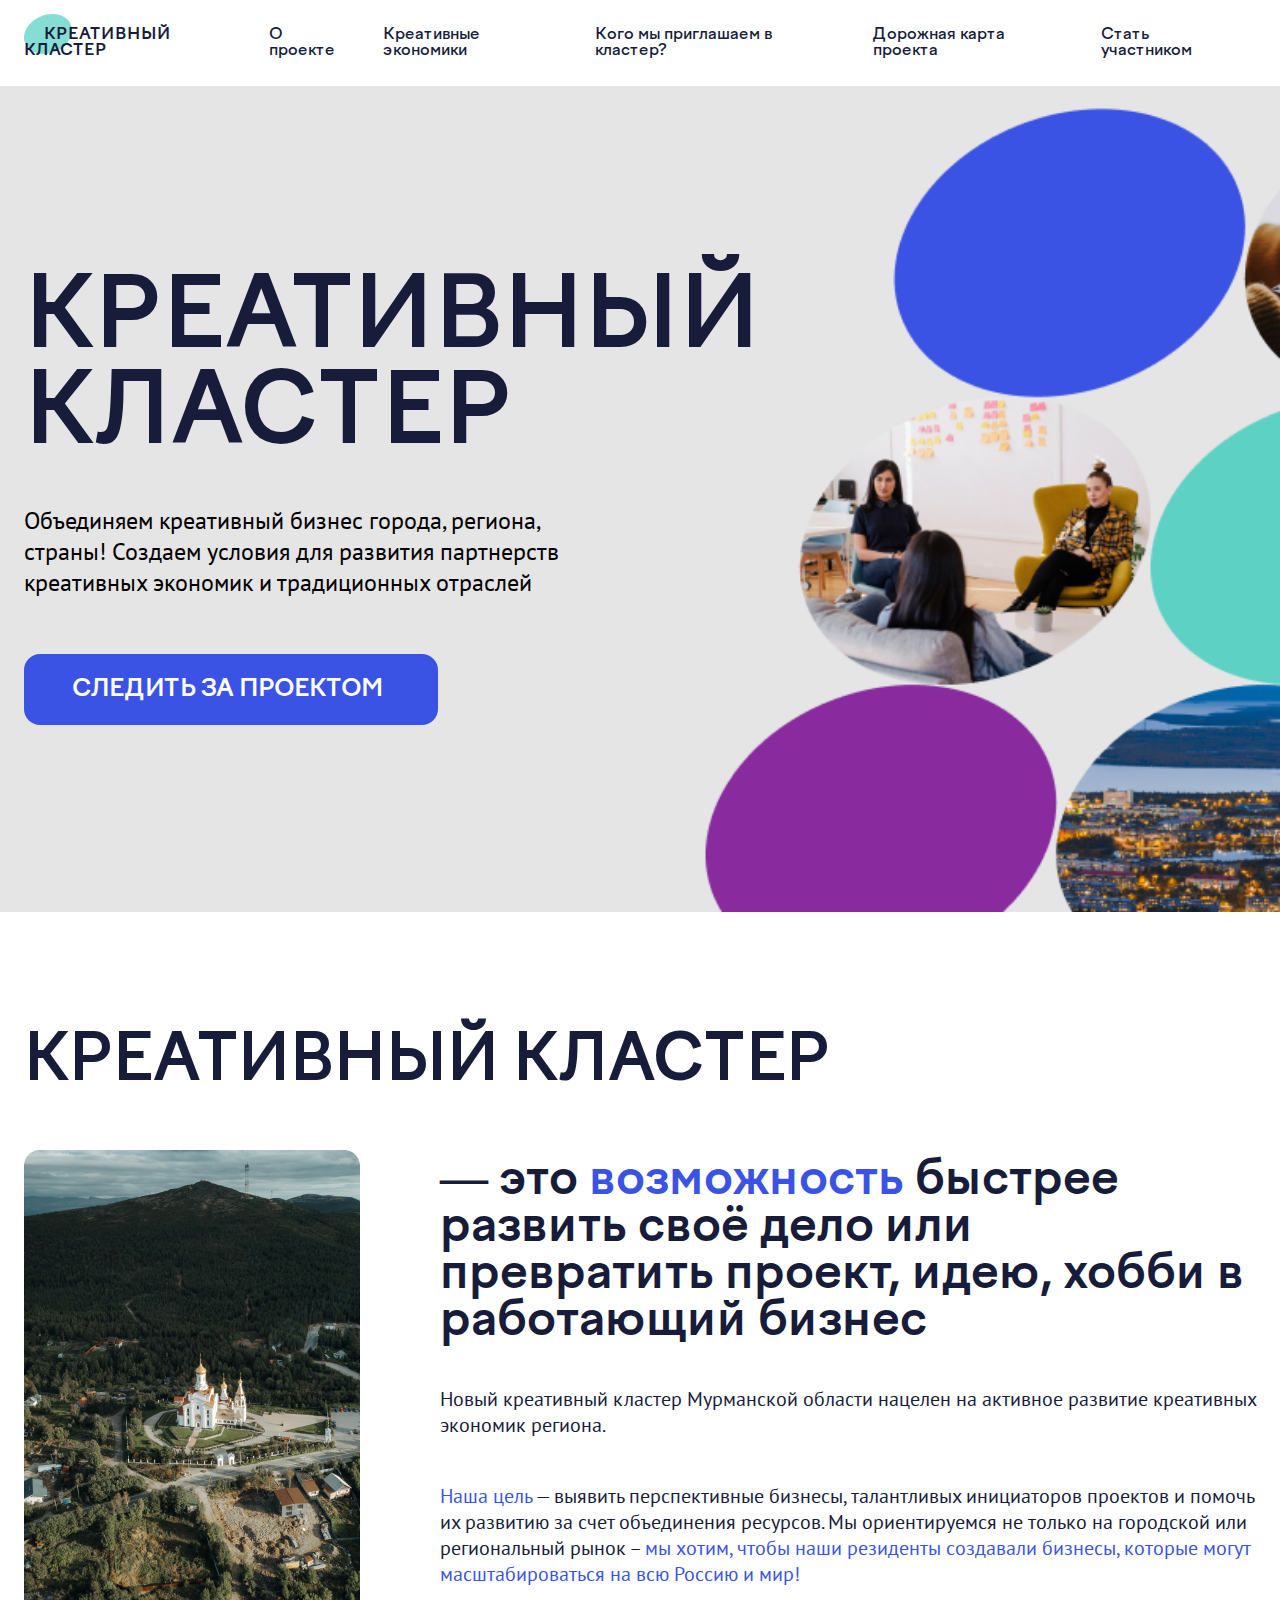
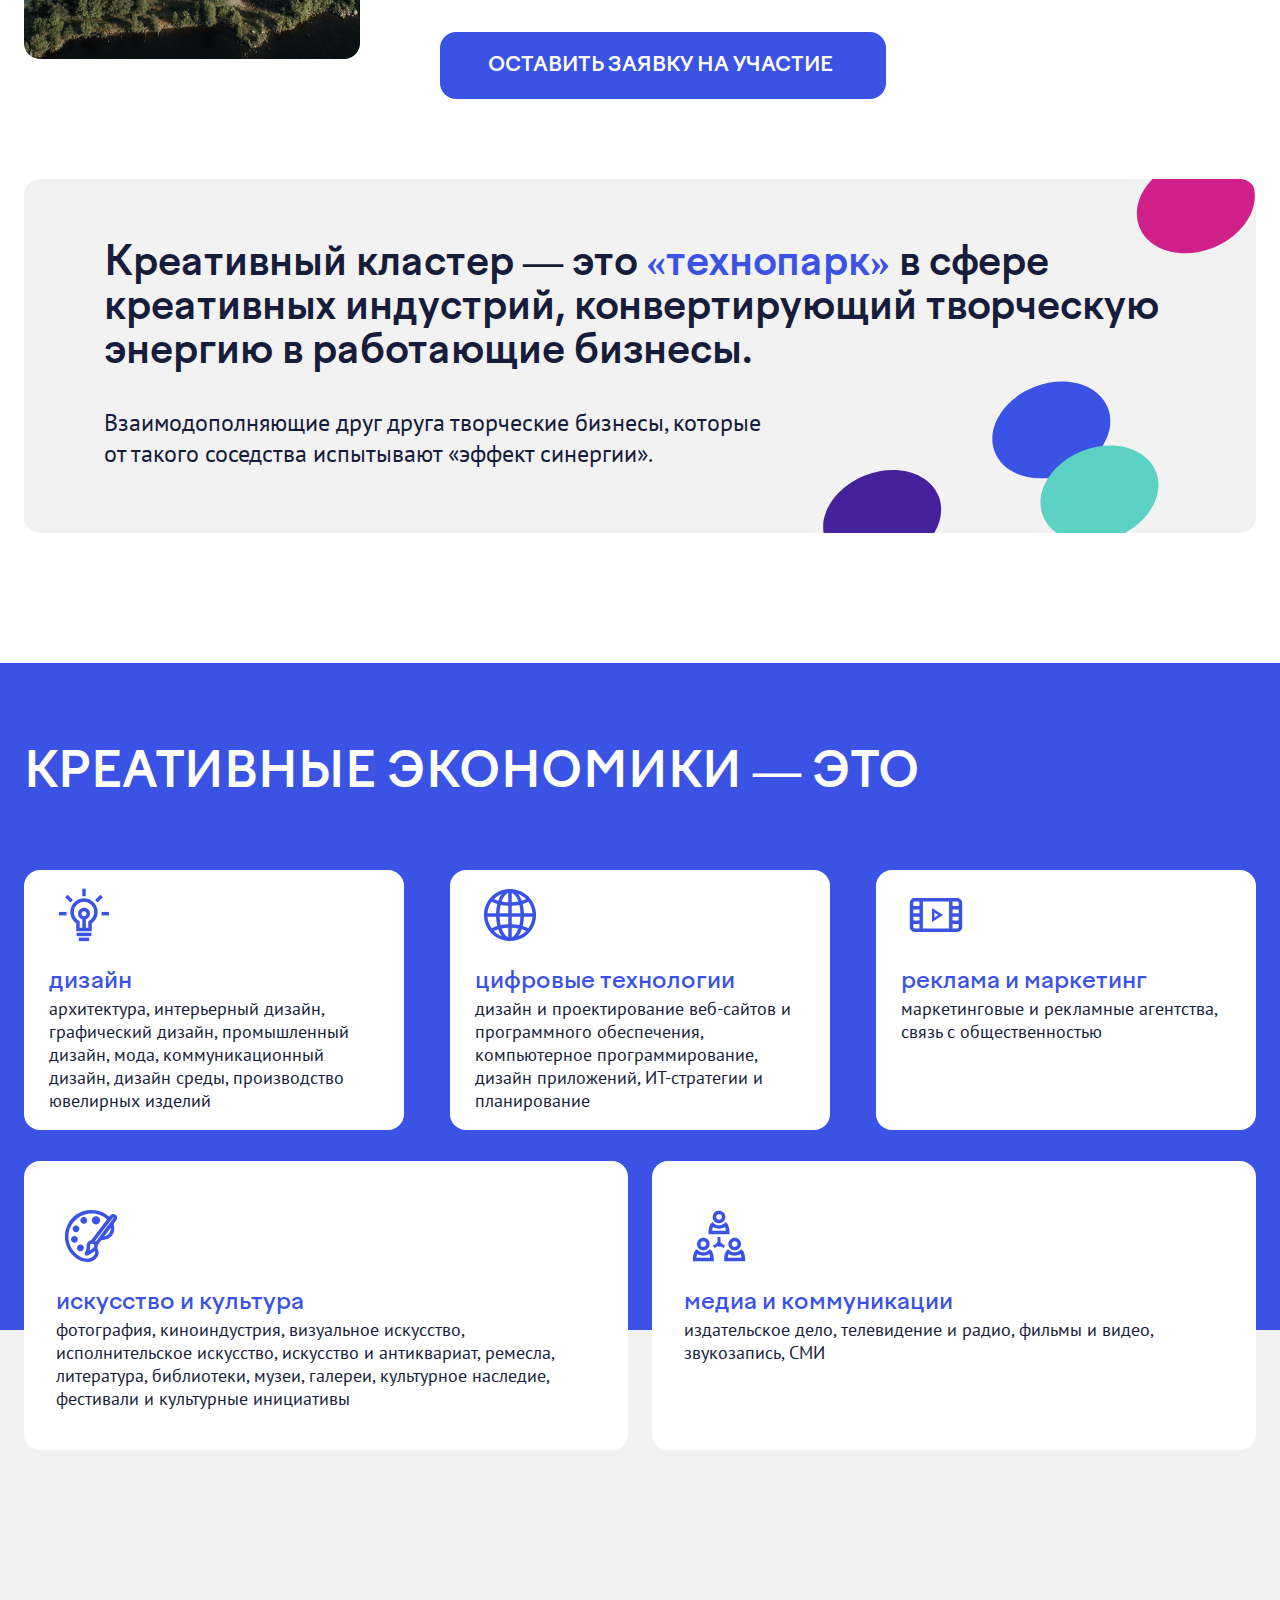
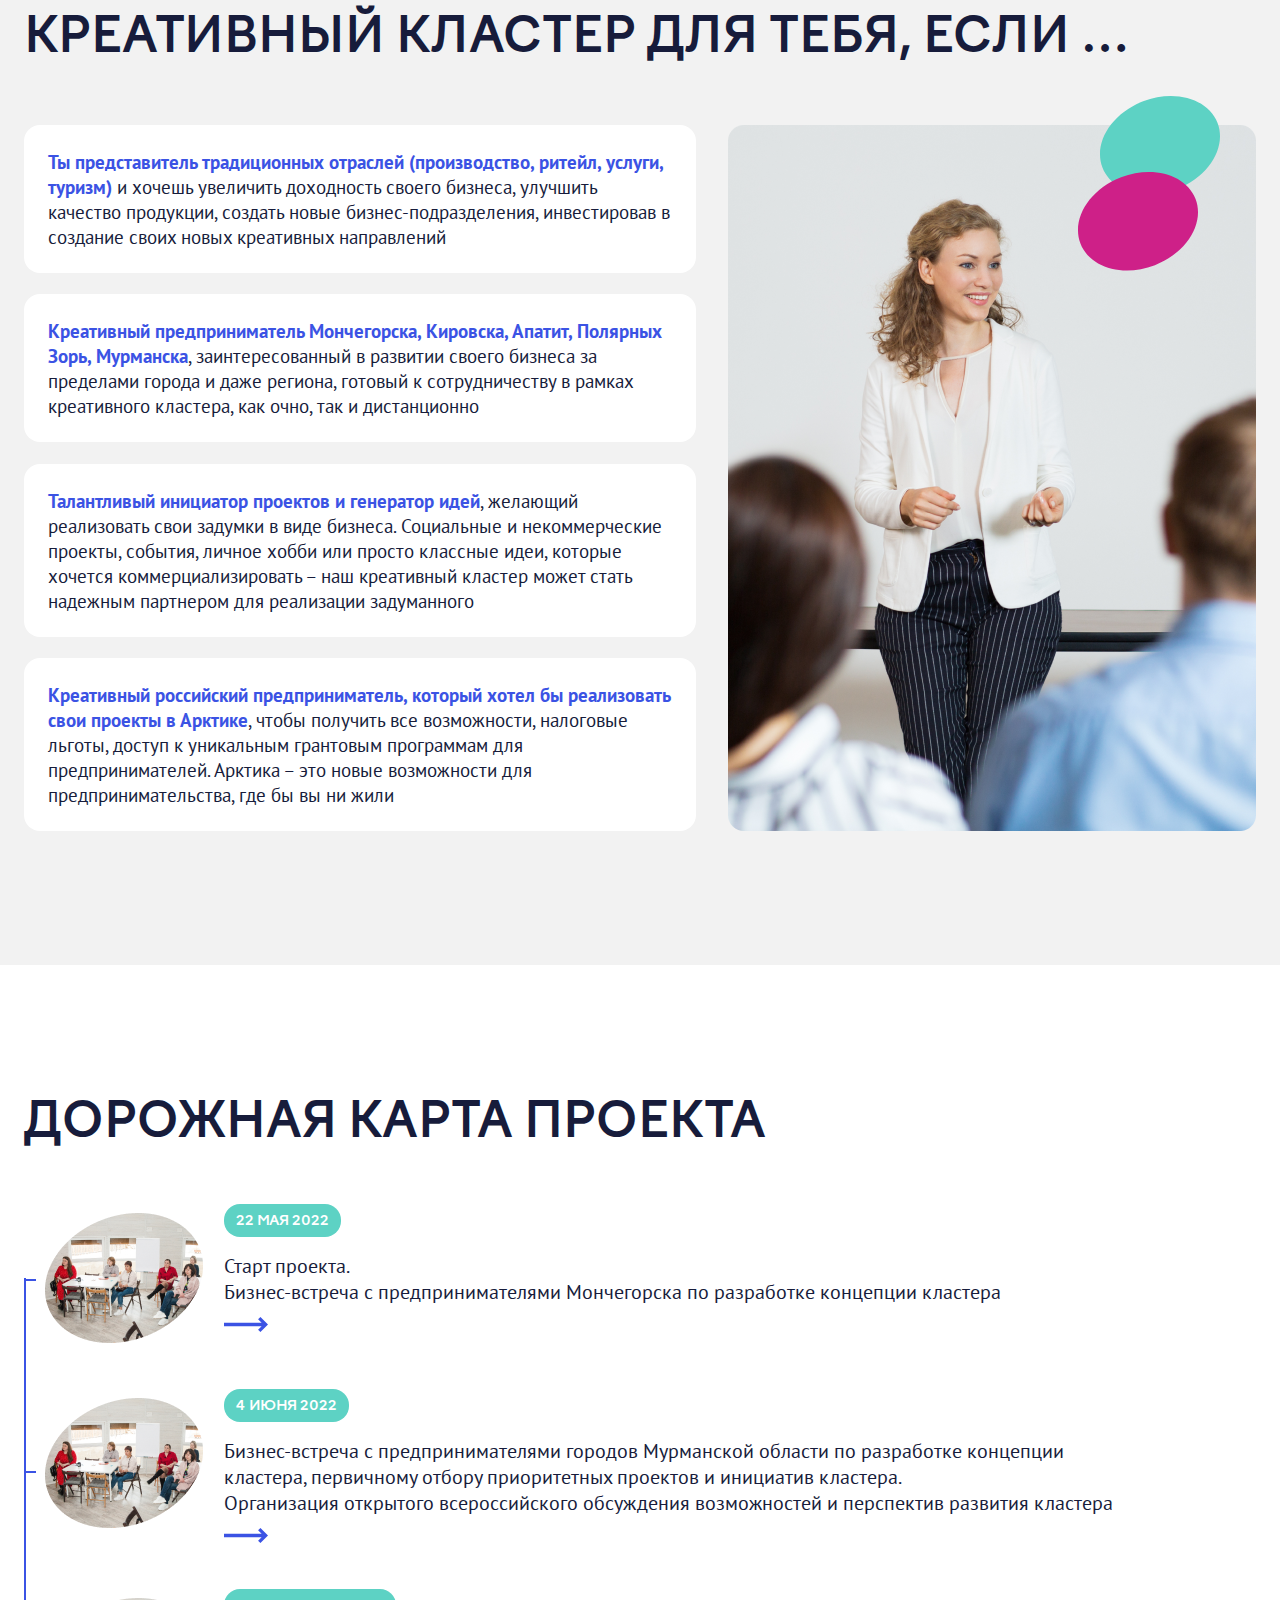
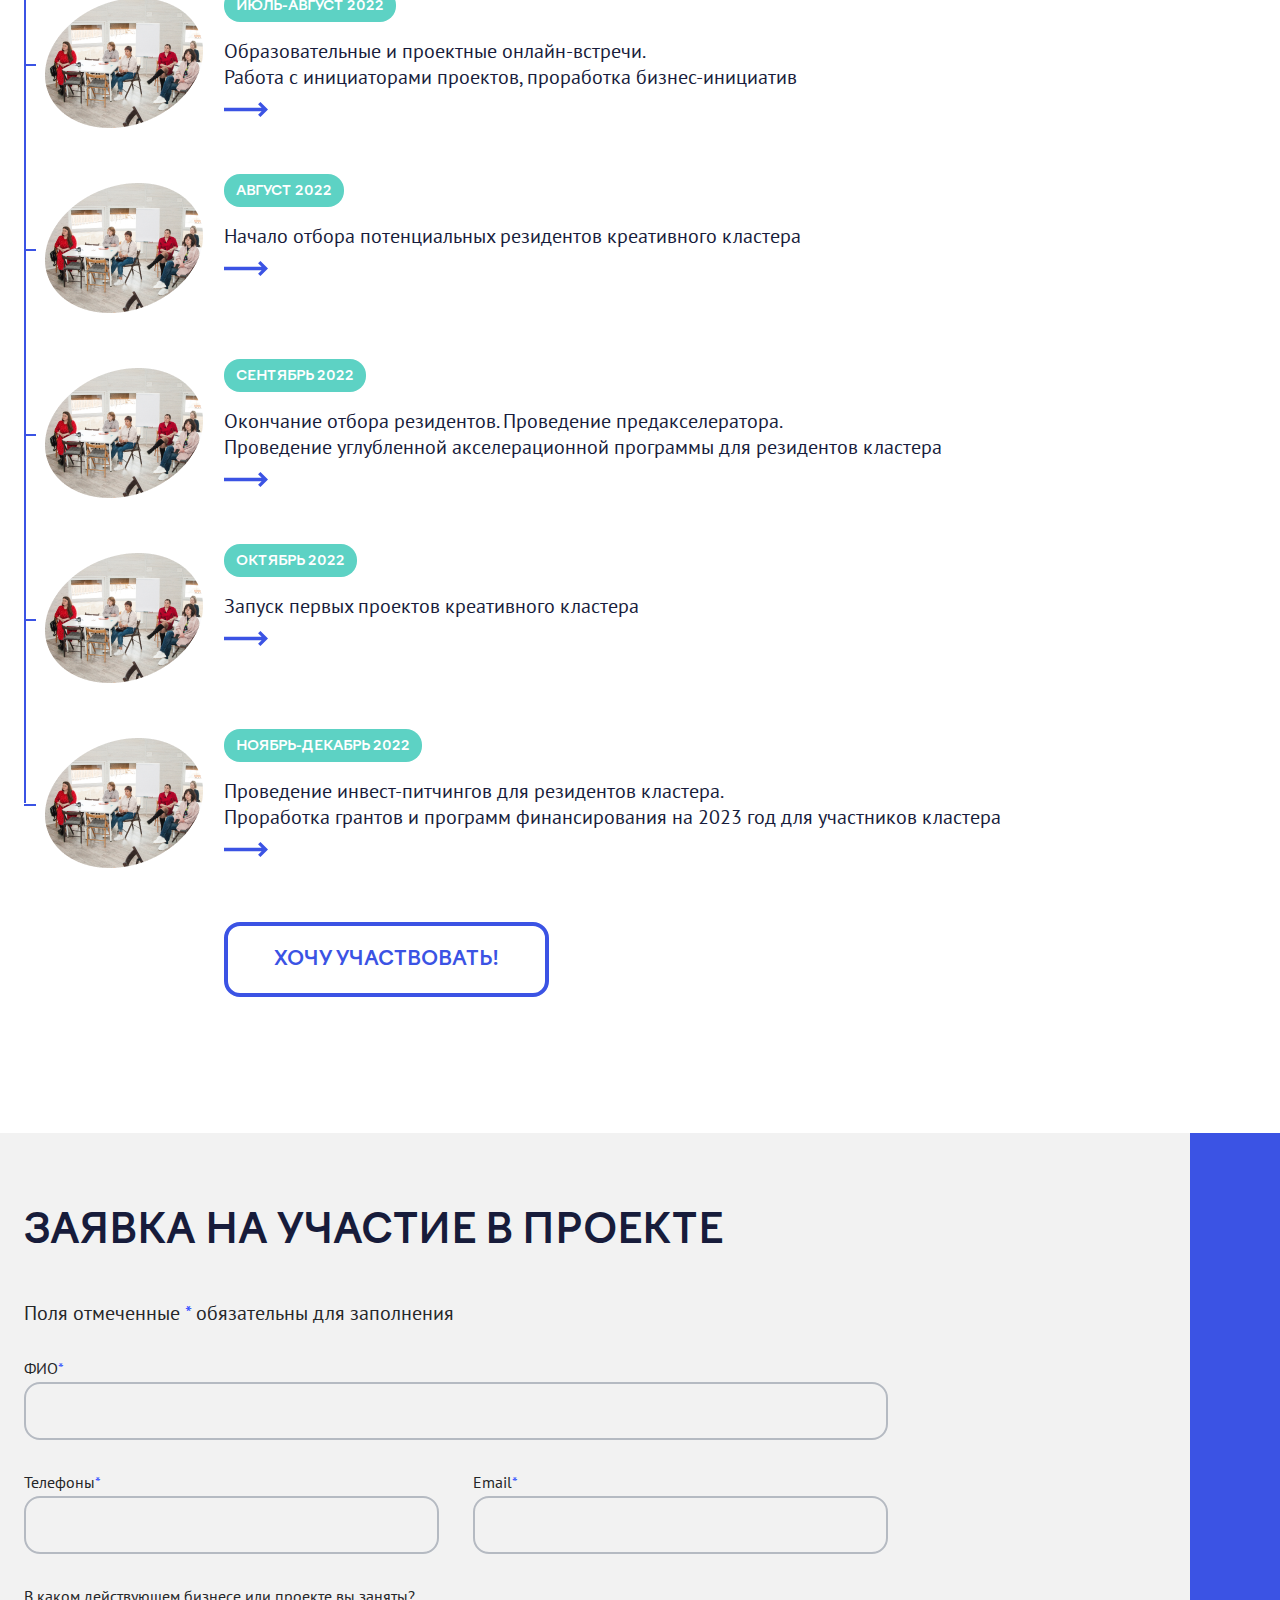
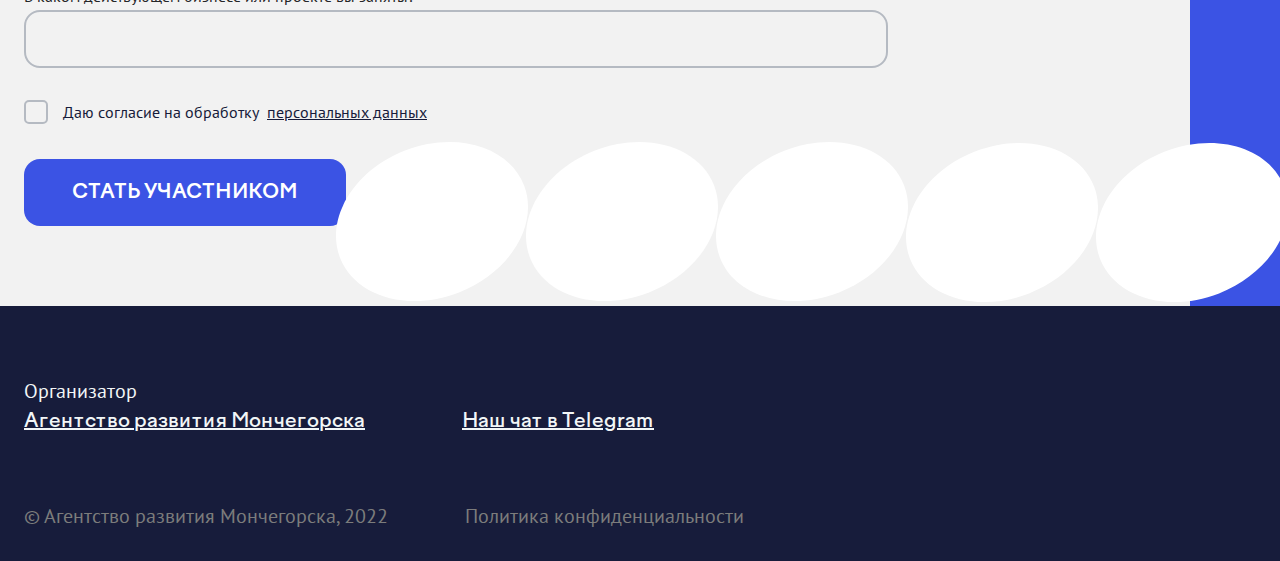
<file: index.html>
<!DOCTYPE html>
<html lang="en">
<head>
    <meta charset="UTF-8">
    <meta http-equiv="X-UA-Compatible" content="IE=edge">
    <meta name="viewport" content="width=device-width, initial-scale=1.0">
    <title>Document</title>
    <link rel="stylesheet" href="./style/style.css">
    <link
  rel="stylesheet"
  href="https://unpkg.com/swiper@8/swiper-bundle.min.css"
/>
    <link rel="preconnect" href="https://fonts.googleapis.com">
<link rel="preconnect" href="https://fonts.gstatic.com" crossorigin>
<link href="https://fonts.googleapis.com/css2?family=PT+Sans&display=swap" rel="stylesheet">
</head>
<body class="overflow">
    <header class="header">
        <div class="container">
            <div class="header-wrapper">
                <div class="header-logo">
                    <a href="#">
                        креативный кластер
                        <svg width="48" height="40" viewBox="0 0 48 40" fill="none" xmlns="http://www.w3.org/2000/svg">
                            <path opacity="0.75" d="M30.7589 37.8328C43.4754 32.8453 50.7583 20.816 47.0258 10.9647C43.2933 1.11335 29.9588 -2.82954 17.2423 2.15799C4.52579 7.14553 -2.75716 19.1748 0.975348 29.0262C4.70786 38.8775 18.0424 42.8204 30.7589 37.8328Z" fill="#5DD2C4"/>
                            </svg>
                            
                    </a>
                </div>
               <div class="mobile-burger">
                <div class="hamburger-lines">
                    <span class="line line1"></span>
                    <span class="line line2"></span>
                    <span class="line line3"></span>
                  </div> 
               </div>
            
               
                <div class="header-links">
                    <ul>
                        <li>
                            <a href="#">О проекте</a>
                        </li>
                        <li>
                            <a href="#">Креативные экономики</a>
                        </li>
                        <li>
                            <a href="#">Кого мы приглашаем в кластер?</a>
                        </li>
                        <li>
                            <a href="#">Дорожная карта проекта</a>
                        </li>
                        <li>
                            <a href="#">Стать участником</a>
                        </li>
                    </ul>
                </div>
            </div>
        </div>
    </header>
    <main class="main">
        <div class="body">
                    
        </div>
        <div class="header-menu">
            <div class="header__menu-text">
                <a href="#">
                    О проекте
                </a>
                <a href="#">
                    Креативные экономики
                </a>
                <a href="#">
                    Кого мы приглашаем в кластер?
                </a>
                <a href="#">
                    Дорожная карта проекта
                </a>
                <a href="#">
                    Стать участником
                </a>
            </div>
       </div>
        <div class="container">
            <div class="main-wrapper">
                <div class="main-title">
                    креативный кластер
                </div>
                <div class="main-text">
                    Объединяем креативный бизнес города, региона, страны! Создаем условия для развития партнерств креативных экономик и традиционных отраслей
                </div>
                <div class="main-button">
                    <a href="#">
                        <div>СЛЕДИТЬ ЗА ПРОЕКТОМ</div>
                    </a>
                </div>
            </div>
        </div>
    </main>
    <div class="creative">
        <div class="container">
            <div class="creative-wrapper">
                <div class="creative-title">
                    КРЕАТИВНЫЙ КЛАСТЕР 
                </div>
                <div class="creative-cart">
                    <div class="creative-img">
                        <img src="./img/cart.png" alt="">
                    </div>
                    <div class="creative-text">
                        <div class="creative-text__title">
                            — это <span>возможность</span> быстрее развить своё дело или превратить проект, идею, хобби в работающий бизнес
                        </div>
                        <div class="justimg">
                            <img src="./img/justclaster.png" alt="">
                        </div>
                        <div class="creative-text__text">
                           <p> Новый креативный кластер Мурманской области нацелен на активное развитие креативных экономик региона.</p>

<p><span>Наша цель</span> — выявить перспективные бизнесы, талантливых инициаторов проектов и помочь их развитию за счет объединения ресурсов. Мы ориентируемся не только на городской или региональный рынок – <span>мы хотим, чтобы наши резиденты создавали бизнесы, которые могут масштабироваться на всю Россию и мир!</span></p>
                        </div>
                        <div class="creative-button">
                            <a href="#">
                                <div>ОСТАВИТЬ ЗАЯВКУ НА УЧАСТИЕ</div>
                            </a>
                        </div>
                    </div>
                </div>
                <div class="creative-window">
                    <div class="window__title">
                        Креативный кластер — это <span>«технопарк»</span> в сфере креативных индустрий, конвертирующий творческую энергию в работающие бизнесы.
                    </div>
                    <div class="window__text">
                        Взаимодополняющие друг друга творческие бизнесы, которые от такого соседства испытывают «эффект синергии».
                    </div>
                </div>
            </div>
        </div>
    </div>
    <div class="economic">
        <div class="container">
            <div class="economic__wrapper">
                <div class="economic__title">
                    КРЕАТИВНЫЕ ЭКОНОМИКИ — ЭТО
                </div>
                <div class="economic-items">
                    <div class="eco-item">
                        <div class="eco-item__img">
                            <svg width="70" height="70" viewBox="0 0 70 70" fill="none" xmlns="http://www.w3.org/2000/svg">
                                <path d="M42.371 52.689H27.636V56.189H42.371V52.689Z" fill="#3B53E4"/>
                                <path d="M40.1801 57.596H29.8201V61.096H40.1801V57.596Z" fill="#3B53E4"/>
                                <path d="M35.0001 18.354C32.0854 18.3503 29.2458 19.2788 26.8963 21.0038C24.5468 22.7288 22.8105 25.1599 21.941 27.942C21.0715 30.724 21.1144 33.7112 22.0635 36.4671C23.0125 39.223 24.818 41.6032 27.2161 43.26V51.191H42.7841V43.26C45.1822 41.6032 46.9877 39.223 47.9368 36.4671C48.8858 33.7112 48.9288 30.724 48.0593 27.942C47.1898 25.1599 45.4534 22.7288 43.1039 21.0038C40.7544 19.2788 37.9149 18.3503 35.0001 18.354ZM35.0001 36.169C34.5083 36.169 34.0276 36.0231 33.6188 35.7497C33.21 35.4764 32.8915 35.0878 32.7036 34.6334C32.5157 34.1789 32.4669 33.6789 32.5634 33.1966C32.6598 32.7144 32.8972 32.2716 33.2454 31.9244C33.5937 31.5771 34.0371 31.341 34.5196 31.2459C35.0021 31.1508 35.502 31.201 35.9559 31.3902C36.4099 31.5793 36.7975 31.8989 37.0697 32.3085C37.3419 32.7181 37.4865 33.1992 37.4851 33.691C37.4833 34.3489 37.2206 34.9791 36.7548 35.4437C36.289 35.9082 35.658 36.169 35.0001 36.169ZM40.1451 40.796L39.2841 41.3V47.684H36.8481V39.375C38.2145 38.9337 39.3769 38.0164 40.1239 36.7901C40.8708 35.5638 41.1526 34.1101 40.9178 32.6936C40.6831 31.277 39.9475 29.9918 38.845 29.072C37.7424 28.1522 36.3463 27.6589 34.9106 27.6818C33.4749 27.7048 32.0952 28.2425 31.0227 29.1972C29.9501 30.1518 29.256 31.4598 29.0667 32.8832C28.8774 34.3065 29.2056 35.7505 29.9914 36.9522C30.7771 38.154 31.9683 39.0336 33.3481 39.431V47.691H30.7161V41.3L29.8551 40.789C27.9267 39.6592 26.4238 37.9261 25.5784 35.8572C24.733 33.7883 24.592 31.4986 25.1774 29.3416C25.7627 27.1847 27.0417 25.2803 28.817 23.9226C30.5923 22.5648 32.7651 21.8292 35.0001 21.8292C37.2351 21.8292 39.4079 22.5648 41.1832 23.9226C42.9585 25.2803 44.2376 27.1847 44.8229 29.3416C45.4082 31.4986 45.2673 33.7883 44.4219 35.8572C43.5764 37.9261 42.0735 39.6592 40.1451 40.789V40.796Z" fill="#3B53E4"/>
                                <path d="M36.75 8.75H33.25V16.184H36.75V8.75Z" fill="#3B53E4"/>
                                <path d="M51.3977 14.8151L46.1411 20.0718L48.616 22.5467L53.8726 17.29L51.3977 14.8151Z" fill="#3B53E4"/>
                                <path d="M59.934 31.941H52.5V35.441H59.934V31.941Z" fill="#3B53E4"/>
                                <path d="M18.5994 14.8227L16.1245 17.2975L21.3811 22.5542L23.856 20.0793L18.5994 14.8227Z" fill="#3B53E4"/>
                                <path d="M17.4931 31.941H10.0591V35.441H17.4931V31.941Z" fill="#3B53E4"/>
                                </svg>
                                
                        </div>
                        <div class="eco-item__title">
                            дизайн
                        </div>
                        <div class="eco-item__text">
                            архитектура, интерьерный дизайн, графический дизайн, промышленный дизайн, мода, коммуникационный дизайн, дизайн среды, производство ювелирных изделий
                        </div>
                    </div>
                    <div class="eco-item">
                        <div class="eco-item__img">
                            <svg width="70" height="70" viewBox="0 0 70 70" fill="none" xmlns="http://www.w3.org/2000/svg">
                                <path d="M35.0001 8.90399C29.8388 8.90399 24.7934 10.4345 20.5019 13.302C16.2104 16.1694 12.8656 20.2451 10.8905 25.0135C8.91536 29.7819 8.39857 35.0289 9.40549 40.0911C10.4124 45.1532 12.8978 49.8031 16.5474 53.4526C20.197 57.1022 24.8469 59.5876 29.909 60.5946C34.9711 61.6015 40.2182 61.0847 44.9866 59.1096C49.755 57.1344 53.8306 53.7896 56.6981 49.4981C59.5656 45.2067 61.0961 40.1613 61.0961 35C61.0886 28.0812 58.3369 21.4479 53.4445 16.5555C48.5522 11.6632 41.9189 8.9114 35.0001 8.90399ZM48.9371 33.25C48.8451 30.1675 48.4418 27.1023 47.7331 24.101C49.6823 23.5431 51.572 22.7952 53.3751 21.868C55.7716 25.2115 57.205 29.1483 57.5191 33.25H48.9371ZM44.3591 45.073C41.8506 44.576 39.3059 44.2834 36.7501 44.198V36.75H45.4371C45.3523 39.553 44.9912 42.3409 44.3591 45.073ZM24.5631 36.75H33.2501V44.198C30.6942 44.2834 28.1496 44.576 25.6411 45.073C25.0089 42.3409 24.6478 39.553 24.5631 36.75ZM25.6411 24.927C28.1496 25.424 30.6942 25.7166 33.2501 25.802V33.25H24.5631C24.6478 30.447 25.0089 27.6591 25.6411 24.927ZM36.7501 12.761C39.2701 13.769 41.7131 16.898 43.3651 21.56C41.1823 21.9749 38.9707 22.2206 36.7501 22.295V12.761ZM33.2501 12.761V22.295C31.0294 22.2206 28.8179 21.9749 26.6351 21.56C28.2871 16.898 30.7301 13.769 33.2501 12.761ZM33.2501 47.705V57.239C30.7301 56.231 28.2871 53.102 26.6351 48.44C28.8179 48.0251 31.0294 47.7794 33.2501 47.705ZM36.7501 57.239V47.705C38.9698 47.7678 41.1814 48.0019 43.3651 48.405C41.7131 53.102 39.2701 56.231 36.7501 57.239ZM36.7501 33.25V25.802C39.3059 25.7166 41.8506 25.424 44.3591 24.927C44.9912 27.6591 45.3523 30.447 45.4371 33.25H36.7501ZM51.0581 19.124C49.674 19.7804 48.239 20.3236 46.7671 20.748C45.9736 18.36 44.8396 16.099 43.4001 14.035C46.2715 15.1943 48.877 16.9258 51.0581 19.124ZM26.6001 14.035C25.1679 16.1002 24.041 18.3611 23.2541 20.748C21.7826 20.3224 20.3476 19.7793 18.9631 19.124C21.1361 16.9259 23.7348 15.1942 26.6001 14.035ZM16.6251 21.868C18.4281 22.7952 20.3178 23.5431 22.2671 24.101C21.5584 27.1023 21.155 30.1675 21.0631 33.25H12.4811C12.7952 29.1483 14.2285 25.2115 16.6251 21.868ZM21.0631 36.75C21.155 39.8324 21.5584 42.8977 22.2671 45.899C20.3178 46.4568 18.4281 47.2048 16.6251 48.132C14.2285 44.7885 12.7952 40.8516 12.4811 36.75H21.0631ZM18.9631 50.876C20.3476 50.2207 21.7826 49.6776 23.2541 49.252C24.0379 51.651 25.1649 53.9239 26.6001 56C23.7242 54.8329 21.118 53.0891 18.9421 50.876H18.9631ZM43.4001 56C44.8322 53.9348 45.9592 51.6738 46.7461 49.287C48.2176 49.7126 49.6525 50.2557 51.0371 50.911C48.864 53.1091 46.2654 54.8408 43.4001 56ZM53.3751 48.132C51.572 47.2048 49.6823 46.4568 47.7331 45.899C48.4418 42.8977 48.8451 39.8324 48.9371 36.75H57.5191C57.205 40.8516 55.7716 44.7885 53.3751 48.132Z" fill="#3B53E4"/>
                                </svg>
                                
                                
                        </div>
                        <div class="eco-item__title">
                            цифровые технологии
                        </div>
                        <div class="eco-item__text">
                            дизайн и проектирование веб-сайтов и программного обеспечения, компьютерное программирование, дизайн приложений, ИТ-стратегии
                            и планирование
                        </div>
                    </div>
                    <div class="eco-item">
                        <div class="eco-item__img">
                            <svg width="70" height="70" viewBox="0 0 70 70" fill="none" xmlns="http://www.w3.org/2000/svg">
                                <path d="M31 28V42L42 35L31 28ZM33.4653 32.525L37.3653 35.025L33.4653 37.525V32.525Z" fill="#3B53E4"/>
                                <path d="M56.2799 18.032H13.7199C12.4204 18.032 11.1741 18.5482 10.2551 19.4672C9.33619 20.3861 8.81995 21.6324 8.81995 22.932V47.061C8.81995 48.3605 9.33619 49.6069 10.2551 50.5258C11.1741 51.4447 12.4204 51.961 13.7199 51.961H56.2799C57.5795 51.961 58.8258 51.4447 59.7448 50.5258C60.6637 49.6069 61.1799 48.3605 61.1799 47.061V22.939C61.1809 22.2949 61.0548 21.657 60.809 21.0617C60.5631 20.4664 60.2023 19.9254 59.7472 19.4696C59.2921 19.0139 58.7517 18.6523 58.1567 18.4056C57.5618 18.159 56.924 18.032 56.2799 18.032ZM12.3129 22.932C12.3129 22.5607 12.4604 22.2046 12.723 21.942C12.9855 21.6795 13.3416 21.532 13.7129 21.532H18.4309V26.019H12.3129V22.932ZM18.4379 33.25H12.3129V29.519H18.4379V33.25ZM18.4379 40.481H12.3129V36.75H18.4379V40.481ZM18.4379 48.468H13.7199C13.3486 48.468 12.9925 48.3205 12.73 48.0579C12.4674 47.7954 12.3199 47.4393 12.3199 47.068V43.988H18.4449L18.4379 48.468ZM48.062 48.468H21.9379V21.532H48.062V48.468ZM51.562 21.532H56.2799C56.6512 21.532 57.0073 21.6795 57.2699 21.942C57.5324 22.2046 57.6799 22.5607 57.6799 22.932V26.012H51.562V21.532ZM57.687 33.25H51.562V29.519H57.687V33.25ZM57.687 40.481H51.562V36.75H57.687V40.481ZM57.687 47.061C57.687 47.4323 57.5394 47.7884 57.2769 48.0509C57.0143 48.3135 56.6583 48.461 56.2869 48.461H51.562V43.981H57.687V47.061Z" fill="#3B53E4"/>
                                </svg>
                                
                                
                                
                        </div>
                        <div class="eco-item__title">
                            реклама и маркетинг
                        </div>
                        <div class="eco-item__text">
                            маркетинговые и рекламные агентства, связь с общественностью
                        </div>
                    </div>
                </div>
                <div class="economic-absolute">
                    <div class="economic-abs-item">
                        <div class="eco-item__img">
                            <svg width="70" height="70" viewBox="0 0 70 70" fill="none" xmlns="http://www.w3.org/2000/svg">
                                <path d="M24.4021 43.498C23.734 43.4966 23.0805 43.6932 22.524 44.063C21.9676 44.4327 21.5331 44.959 21.2755 45.5755C21.018 46.1919 20.9488 46.8709 21.0768 47.5266C21.2047 48.1823 21.5241 48.7854 21.9946 49.2598C22.465 49.7342 23.0655 50.0585 23.7201 50.1919C24.3748 50.3253 25.0543 50.2617 25.6728 50.0093C26.2914 49.7568 26.8213 49.3267 27.1956 48.7733C27.57 48.22 27.7719 47.5681 27.7761 46.9C27.7798 46.4546 27.6952 46.0128 27.5273 45.6002C27.3594 45.1876 27.1115 44.8124 26.7978 44.4961C26.4842 44.1798 26.111 43.9288 25.6998 43.7575C25.2886 43.5862 24.8475 43.498 24.4021 43.498V43.498Z" fill="#3B53E4"/>
                                <path d="M18.48 34.902C17.811 34.8992 17.1562 35.095 16.5985 35.4645C16.0408 35.834 15.6053 36.3607 15.347 36.9778C15.0888 37.595 15.0194 38.2748 15.1477 38.9314C15.276 39.588 15.5962 40.1917 16.0678 40.6663C16.5394 41.1408 17.1411 41.4647 17.7969 41.5971C18.4527 41.7295 19.133 41.6644 19.7517 41.41C20.3704 41.1556 20.8998 40.7233 21.2728 40.1679C21.6457 39.6125 21.8456 38.959 21.847 38.29C21.8488 37.3945 21.4953 36.5349 20.8641 35.8997C20.2329 35.2645 19.3754 34.9057 18.48 34.902V34.902Z" fill="#3B53E4"/>
                                <path d="M19.999 31.297C20.668 31.2984 21.3224 31.1013 21.8793 30.7306C22.4362 30.3599 22.8707 29.8324 23.1276 29.2147C23.3846 28.597 23.4526 27.917 23.3229 27.2607C23.1932 26.6044 22.8718 26.0013 22.3992 25.5278C21.9266 25.0542 21.3242 24.7315 20.6682 24.6005C20.0121 24.4695 19.332 24.536 18.7138 24.7917C18.0956 25.0474 17.5671 25.4807 17.1953 26.0369C16.8235 26.593 16.625 27.247 16.625 27.916C16.625 28.8115 16.9802 29.6704 17.6128 30.3043C18.2453 30.9381 19.1035 31.2951 19.999 31.297V31.297Z" fill="#3B53E4"/>
                                <path d="M27.762 22.708C28.431 22.7108 29.0858 22.515 29.6435 22.1455C30.2012 21.776 30.6367 21.2493 30.8949 20.6322C31.1532 20.015 31.2226 19.3352 31.0943 18.6786C30.966 18.022 30.6457 17.4183 30.1742 16.9437C29.7026 16.4692 29.1008 16.1453 28.4451 16.0129C27.7893 15.8805 27.109 15.9456 26.4903 16.2C25.8715 16.4544 25.3422 16.8867 24.9692 17.4421C24.5962 17.9974 24.3964 18.651 24.395 19.32C24.3932 20.2155 24.7466 21.0751 25.3779 21.7103C26.0091 22.3455 26.8665 22.7043 27.762 22.708V22.708Z" fill="#3B53E4"/>
                                <path d="M40.04 23.436C40.8527 23.4374 41.6475 23.1978 42.324 22.7474C43.0005 22.2971 43.5283 21.6562 43.8405 20.9059C44.1528 20.1556 44.2356 19.3296 44.0784 18.5323C43.9212 17.7349 43.5311 17.0021 42.9575 16.4265C42.3838 15.8508 41.6523 15.4582 40.8555 15.2983C40.0587 15.1384 39.2324 15.2184 38.481 15.5281C37.7297 15.8378 37.087 16.3634 36.6344 17.0384C36.1817 17.7133 35.9394 18.5073 35.938 19.32C35.9362 19.8599 36.0409 20.3948 36.2462 20.8941C36.4515 21.3934 36.7534 21.8472 37.1345 22.2296C37.5156 22.612 37.9684 22.9154 38.467 23.1224C38.9656 23.3295 39.5002 23.436 40.04 23.436Z" fill="#3B53E4"/>
                                <path d="M59.64 13.853C59.2374 13.5344 58.7757 13.2987 58.2815 13.1595C57.7873 13.0204 57.2705 12.9806 56.7608 13.0425C56.2511 13.1043 55.7588 13.2665 55.3122 13.5198C54.8656 13.7731 54.4736 14.1123 54.159 14.518L53.137 15.848C51.984 14.7471 50.7484 13.7361 49.441 12.824C48.4433 12.2166 47.4074 11.6742 46.34 11.2C40.2238 8.49022 33.3129 8.17717 26.9768 10.3229C20.6407 12.4686 15.342 16.9165 12.131 22.785C10.4223 25.9361 9.36819 29.4001 9.03188 32.9688C8.69558 36.5376 9.08404 40.1375 10.1739 43.5523C11.2638 46.9671 13.0327 50.1265 15.3742 52.8405C17.7158 55.5546 20.5818 57.7674 23.8 59.346C26.0374 60.4582 28.4975 61.0493 30.996 61.075C33.1511 61.0979 35.2758 60.5643 37.1643 59.5256C39.0528 58.4869 40.6412 56.9784 41.776 55.146C43.617 52.395 42.357 49.462 41.293 47.243C41.7559 46.2595 41.926 45.1636 41.783 44.086L45.43 39.186C48.16 38.899 50.855 38.486 52.542 37.548C56.784 35.168 59.745 29.848 57.568 22.932L60.368 19.187C60.9659 18.3785 61.2245 17.3684 61.0885 16.372C60.9525 15.3756 60.4327 14.4717 59.64 13.853V13.853ZM38.836 53.2C34.335 59.941 27.349 57.204 25.312 56.203C22.5192 54.8298 20.0326 52.9064 18.0017 50.5483C15.9707 48.1902 14.4371 45.4461 13.4931 42.4806C12.5491 39.5151 12.214 36.3894 12.508 33.2911C12.802 30.1929 13.719 27.186 15.204 24.451C17.9922 19.3542 22.5933 15.4909 28.0956 13.6265C33.5979 11.7622 39.5999 12.0329 44.912 14.385C45.8431 14.7905 46.7458 15.2582 47.614 15.785C48.8049 16.6354 49.9326 17.5712 50.988 18.585L35.126 39.2C33.6672 39.444 32.3612 40.2477 31.486 41.44C30.8153 42.4769 30.5189 43.7117 30.646 44.94C30.7289 47.3007 30.1259 49.6348 28.91 51.66C28.635 52.0936 28.5418 52.6179 28.6505 53.1197C28.7593 53.6214 29.0612 54.0602 29.491 54.341C29.7893 54.5479 30.143 54.6601 30.506 54.663C31.367 54.663 32.753 54.11 35.637 52.241C36.19 51.884 37.499 51.009 38.696 50.078C39.2 51.387 39.389 52.367 38.836 53.2ZM34.146 44.926C34.146 44.079 34.146 43.708 34.307 43.526C34.4783 43.2906 34.6946 43.0915 34.9433 42.9401C35.192 42.7887 35.4682 42.6881 35.756 42.644H36.092C36.5605 42.643 37.017 42.7927 37.394 43.071C37.6294 43.2423 37.8285 43.4586 37.9799 43.7073C38.1313 43.956 38.2319 44.2322 38.276 44.52C38.3628 45.1004 38.2169 45.6916 37.87 46.165C37.429 46.767 35.462 48.216 33.621 49.413C34.0236 47.9528 34.2007 46.4397 34.146 44.926V44.926ZM50.799 34.51C50.0191 34.8722 49.1919 35.122 48.342 35.252L54.712 26.726C54.929 29.694 53.991 32.711 50.799 34.51ZM57.526 17.108L39.963 40.6C39.807 40.4511 39.6409 40.3131 39.466 40.187C39.3167 40.074 39.16 39.9711 38.997 39.879L56.931 16.653C56.9937 16.5755 57.084 16.5253 57.183 16.513C57.2827 16.5026 57.3826 16.5301 57.463 16.59C57.538 16.6517 57.5865 16.7399 57.5982 16.8364C57.6099 16.9329 57.5841 17.0301 57.526 17.108V17.108Z" fill="#3B53E4"/>
                                </svg>
                                
                                
                                
                                
                        </div>
                        <div class="eco-item__title">
                            искусство и культура
                        </div>
                        <div class="eco-item__text">
                            фотография, киноиндустрия, визуальное искусство, исполнительское искусство, искусство и антиквариат, ремесла, литература, библиотеки, музеи, галереи, культурное наследие, фестивали и культурные инициативы
                        </div>
                    </div>
                    <div class="economic-abs-item">
                        <div class="eco-item__img">
                            <svg width="70" height="70" viewBox="0 0 70 70" fill="none" xmlns="http://www.w3.org/2000/svg">
                                <path d="M19.3271 49.392C20.5814 49.392 21.8076 49.0201 22.8505 48.3232C23.8935 47.6263 24.7063 46.6358 25.1864 45.477C25.6664 44.3181 25.792 43.043 25.5472 41.8127C25.3025 40.5825 24.6985 39.4525 23.8116 38.5655C22.9246 37.6786 21.7946 37.0746 20.5644 36.8299C19.3341 36.5852 18.059 36.7108 16.9001 37.1908C15.7413 37.6708 14.7508 38.4836 14.0539 39.5266C13.3571 40.5695 12.9851 41.7957 12.9851 43.05C12.9851 44.732 13.6533 46.3451 14.8426 47.5345C16.032 48.7238 17.6451 49.392 19.3271 49.392ZM19.3271 40.208C19.8892 40.208 20.4387 40.3747 20.906 40.687C21.3734 40.9993 21.7377 41.4431 21.9528 41.9624C22.1679 42.4817 22.2242 43.0532 22.1145 43.6045C22.0048 44.1558 21.7342 44.6622 21.3367 45.0596C20.9392 45.4571 20.4328 45.7277 19.8816 45.8374C19.3303 45.9471 18.7588 45.8908 18.2395 45.6757C17.7202 45.4606 17.2764 45.0963 16.9641 44.6289C16.6518 44.1616 16.4851 43.6121 16.4851 43.05C16.4851 42.2963 16.7845 41.5734 17.3175 41.0404C17.8505 40.5074 18.5734 40.208 19.3271 40.208Z" fill="#3B53E4"/>
                                <path d="M25.9491 48.139L24.7241 49.217C23.2326 50.5296 21.3139 51.2537 19.3271 51.2537C17.3402 51.2537 15.4215 50.5296 13.9301 49.217L12.7051 48.139L11.5431 49.287C8.98806 51.8 8.86206 57.498 8.86206 58.611V60.361H29.7921V58.611C29.7921 57.498 29.6591 51.821 27.1041 49.287L25.9491 48.139ZM12.4391 56.861C12.5431 55.5589 12.8185 54.2761 13.2581 53.046C15.0842 54.1626 17.1831 54.7535 19.3236 54.7535C21.464 54.7535 23.5629 54.1626 25.3891 53.046C25.8352 54.2742 26.1108 55.5579 26.2081 56.861H12.4391Z" fill="#3B53E4"/>
                                <path d="M35 22.323C36.2543 22.323 37.4804 21.9511 38.5234 21.2542C39.5663 20.5573 40.3792 19.5668 40.8592 18.408C41.3392 17.2491 41.4648 15.974 41.2201 14.7437C40.9754 13.5135 40.3714 12.3835 39.4844 11.4965C38.5975 10.6096 37.4674 10.0056 36.2372 9.76087C35.007 9.51616 33.7318 9.64176 32.573 10.1218C31.4141 10.6018 30.4236 11.4146 29.7268 12.4576C29.0299 13.5005 28.658 14.7267 28.658 15.981C28.658 17.663 29.3261 19.2761 30.5155 20.4655C31.7048 21.6548 33.318 22.323 35 22.323ZM35 13.139C35.5621 13.139 36.1115 13.3057 36.5789 13.618C37.0463 13.9303 37.4105 14.3741 37.6256 14.8934C37.8407 15.4127 37.897 15.9842 37.7874 16.5355C37.6777 17.0868 37.407 17.5931 37.0096 17.9906C36.6121 18.3881 36.1057 18.6587 35.5544 18.7684C35.0031 18.8781 34.4317 18.8218 33.9124 18.6067C33.3931 18.3916 32.9492 18.0273 32.6369 17.5599C32.3246 17.0926 32.158 16.5431 32.158 15.981C32.158 15.2273 32.4574 14.5044 32.9904 13.9714C33.5233 13.4384 34.2462 13.139 35 13.139Z" fill="#3B53E4"/>
                                <path d="M45.4999 31.542C45.4999 30.429 45.3669 24.752 42.8119 22.218L41.6219 21.07L40.3969 22.141C38.9054 23.4536 36.9867 24.1777 34.9999 24.1777C33.0131 24.1777 31.0944 23.4536 29.6029 22.141L28.3779 21.07L27.2229 22.218C24.6679 24.752 24.5349 30.429 24.5349 31.542V33.292H45.4999V31.542ZM28.1539 29.792C28.2525 28.4897 28.5256 27.2066 28.9659 25.977C30.7934 27.0898 32.8918 27.6785 35.0314 27.6785C37.171 27.6785 39.2694 27.0898 41.0969 25.977C41.5431 27.2052 41.8187 28.4889 41.9159 29.792H28.1539Z" fill="#3B53E4"/>
                                <path d="M50.6731 49.392C51.9274 49.392 53.1535 49.0201 54.1965 48.3232C55.2394 47.6263 56.0523 46.6358 56.5323 45.477C57.0123 44.3181 57.1379 43.043 56.8932 41.8127C56.6485 40.5825 56.0445 39.4525 55.1575 38.5655C54.2706 37.6786 53.1405 37.0746 51.9103 36.8299C50.6801 36.5852 49.4049 36.7108 48.2461 37.1908C47.0872 37.6708 46.0967 38.4836 45.3999 39.5266C44.703 40.5695 44.3311 41.7957 44.3311 43.05C44.3311 44.732 44.9992 46.3451 46.1886 47.5345C47.3779 48.7238 48.991 49.392 50.6731 49.392ZM50.6731 40.208C51.2351 40.208 51.7846 40.3747 52.252 40.687C52.7193 40.9993 53.0836 41.4431 53.2987 41.9624C53.5138 42.4817 53.5701 43.0532 53.4604 43.6045C53.3508 44.1558 53.0801 44.6622 52.6827 45.0596C52.2852 45.4571 51.7788 45.7277 51.2275 45.8374C50.6762 45.9471 50.1048 45.8908 49.5855 45.6757C49.0662 45.4606 48.6223 45.0963 48.31 44.6289C47.9977 44.1616 47.8311 43.6121 47.8311 43.05C47.8311 42.2963 48.1305 41.5734 48.6635 41.0404C49.1964 40.5074 49.9193 40.208 50.6731 40.208Z" fill="#3B53E4"/>
                                <path d="M58.457 49.287L57.295 48.139L56.07 49.217C54.5785 50.5296 52.6598 51.2537 50.673 51.2537C48.6862 51.2537 46.7675 50.5296 45.276 49.217L44.051 48.139L42.896 49.287C40.341 51.8 40.208 57.498 40.208 58.611V60.361H61.138V58.611C61.138 57.498 61.012 51.8 58.457 49.287ZM43.757 56.861C43.8543 55.5579 44.1298 54.2742 44.576 53.046C46.4021 54.1626 48.5011 54.7535 50.6415 54.7535C52.782 54.7535 54.8809 54.1626 56.707 53.046C57.1466 54.2761 57.4219 55.5589 57.526 56.861H43.757Z" fill="#3B53E4"/>
                                <path d="M41 44.4952L37.691 42.8645C37.6555 42.462 37.5244 42.0729 37.308 41.7278C37.0916 41.3827 36.7957 41.0908 36.4437 40.8752V36H33.5563V40.8584C33.202 41.0757 32.9049 41.3702 32.6883 41.7184C32.4718 42.0666 32.3419 42.459 32.309 42.8645L29 44.512L30.3166 47L33.6256 45.3581C34.0393 45.6038 34.515 45.7338 35 45.7338C35.485 45.7338 35.9607 45.6038 36.3744 45.3581L39.6833 47L41 44.4952Z" fill="#3B53E4"/>
                                </svg>
                                
                                
                                
                                
                        </div>
                        <div class="eco-item__title">
                            медиа и коммуникации
                        </div>
                        <div class="eco-item__text">
                            издательское дело, телевидение и радио, фильмы и видео, звукозапись, СМИ
                        </div>
                    </div>
                </div>
                <!-- Slider main container -->

            </div>
        </div>
        <div class="swiper">
            <!-- Additional required wrapper -->
            <div class="swiper-wrapper">
              <!-- Slides -->
              <div class="swiper-slide">
                <div class="swiper-item">
                    <div class="eco-item__img">
                        <svg width="70" height="70" viewBox="0 0 70 70" fill="none" xmlns="http://www.w3.org/2000/svg">
                            <path d="M42.371 52.689H27.636V56.189H42.371V52.689Z" fill="#3B53E4"/>
                            <path d="M40.1801 57.596H29.8201V61.096H40.1801V57.596Z" fill="#3B53E4"/>
                            <path d="M35.0001 18.354C32.0854 18.3503 29.2458 19.2788 26.8963 21.0038C24.5468 22.7288 22.8105 25.1599 21.941 27.942C21.0715 30.724 21.1144 33.7112 22.0635 36.4671C23.0125 39.223 24.818 41.6032 27.2161 43.26V51.191H42.7841V43.26C45.1822 41.6032 46.9877 39.223 47.9368 36.4671C48.8858 33.7112 48.9288 30.724 48.0593 27.942C47.1898 25.1599 45.4534 22.7288 43.1039 21.0038C40.7544 19.2788 37.9149 18.3503 35.0001 18.354ZM35.0001 36.169C34.5083 36.169 34.0276 36.0231 33.6188 35.7497C33.21 35.4764 32.8915 35.0878 32.7036 34.6334C32.5157 34.1789 32.4669 33.6789 32.5634 33.1966C32.6598 32.7144 32.8972 32.2716 33.2454 31.9244C33.5937 31.5771 34.0371 31.341 34.5196 31.2459C35.0021 31.1508 35.502 31.201 35.9559 31.3902C36.4099 31.5793 36.7975 31.8989 37.0697 32.3085C37.3419 32.7181 37.4865 33.1992 37.4851 33.691C37.4833 34.3489 37.2206 34.9791 36.7548 35.4437C36.289 35.9082 35.658 36.169 35.0001 36.169ZM40.1451 40.796L39.2841 41.3V47.684H36.8481V39.375C38.2145 38.9337 39.3769 38.0164 40.1239 36.7901C40.8708 35.5638 41.1526 34.1101 40.9178 32.6936C40.6831 31.277 39.9475 29.9918 38.845 29.072C37.7424 28.1522 36.3463 27.6589 34.9106 27.6818C33.4749 27.7048 32.0952 28.2425 31.0227 29.1972C29.9501 30.1518 29.256 31.4598 29.0667 32.8832C28.8774 34.3065 29.2056 35.7505 29.9914 36.9522C30.7771 38.154 31.9683 39.0336 33.3481 39.431V47.691H30.7161V41.3L29.8551 40.789C27.9267 39.6592 26.4238 37.9261 25.5784 35.8572C24.733 33.7883 24.592 31.4986 25.1774 29.3416C25.7627 27.1847 27.0417 25.2803 28.817 23.9226C30.5923 22.5648 32.7651 21.8292 35.0001 21.8292C37.2351 21.8292 39.4079 22.5648 41.1832 23.9226C42.9585 25.2803 44.2376 27.1847 44.8229 29.3416C45.4082 31.4986 45.2673 33.7883 44.4219 35.8572C43.5764 37.9261 42.0735 39.6592 40.1451 40.789V40.796Z" fill="#3B53E4"/>
                            <path d="M36.75 8.75H33.25V16.184H36.75V8.75Z" fill="#3B53E4"/>
                            <path d="M51.3977 14.8151L46.1411 20.0718L48.616 22.5467L53.8726 17.29L51.3977 14.8151Z" fill="#3B53E4"/>
                            <path d="M59.934 31.941H52.5V35.441H59.934V31.941Z" fill="#3B53E4"/>
                            <path d="M18.5994 14.8227L16.1245 17.2975L21.3811 22.5542L23.856 20.0793L18.5994 14.8227Z" fill="#3B53E4"/>
                            <path d="M17.4931 31.941H10.0591V35.441H17.4931V31.941Z" fill="#3B53E4"/>
                            </svg>
                            
                    </div>
                    <div class="eco-item__title">
                        дизайн
                    </div>
                    <div class="eco-item__text">
                        архитектура, интерьерный дизайн, графический дизайн, промышленный дизайн, мода, коммуникационный дизайн, дизайн среды, производство ювелирных изделий
                    </div>
                </div>
              </div>
              <div class="swiper-slide">
                <div class="swiper-item">
                    <div class="eco-item__img">
                        <svg width="70" height="70" viewBox="0 0 70 70" fill="none" xmlns="http://www.w3.org/2000/svg">
                            <path d="M42.371 52.689H27.636V56.189H42.371V52.689Z" fill="#3B53E4"/>
                            <path d="M40.1801 57.596H29.8201V61.096H40.1801V57.596Z" fill="#3B53E4"/>
                            <path d="M35.0001 18.354C32.0854 18.3503 29.2458 19.2788 26.8963 21.0038C24.5468 22.7288 22.8105 25.1599 21.941 27.942C21.0715 30.724 21.1144 33.7112 22.0635 36.4671C23.0125 39.223 24.818 41.6032 27.2161 43.26V51.191H42.7841V43.26C45.1822 41.6032 46.9877 39.223 47.9368 36.4671C48.8858 33.7112 48.9288 30.724 48.0593 27.942C47.1898 25.1599 45.4534 22.7288 43.1039 21.0038C40.7544 19.2788 37.9149 18.3503 35.0001 18.354ZM35.0001 36.169C34.5083 36.169 34.0276 36.0231 33.6188 35.7497C33.21 35.4764 32.8915 35.0878 32.7036 34.6334C32.5157 34.1789 32.4669 33.6789 32.5634 33.1966C32.6598 32.7144 32.8972 32.2716 33.2454 31.9244C33.5937 31.5771 34.0371 31.341 34.5196 31.2459C35.0021 31.1508 35.502 31.201 35.9559 31.3902C36.4099 31.5793 36.7975 31.8989 37.0697 32.3085C37.3419 32.7181 37.4865 33.1992 37.4851 33.691C37.4833 34.3489 37.2206 34.9791 36.7548 35.4437C36.289 35.9082 35.658 36.169 35.0001 36.169ZM40.1451 40.796L39.2841 41.3V47.684H36.8481V39.375C38.2145 38.9337 39.3769 38.0164 40.1239 36.7901C40.8708 35.5638 41.1526 34.1101 40.9178 32.6936C40.6831 31.277 39.9475 29.9918 38.845 29.072C37.7424 28.1522 36.3463 27.6589 34.9106 27.6818C33.4749 27.7048 32.0952 28.2425 31.0227 29.1972C29.9501 30.1518 29.256 31.4598 29.0667 32.8832C28.8774 34.3065 29.2056 35.7505 29.9914 36.9522C30.7771 38.154 31.9683 39.0336 33.3481 39.431V47.691H30.7161V41.3L29.8551 40.789C27.9267 39.6592 26.4238 37.9261 25.5784 35.8572C24.733 33.7883 24.592 31.4986 25.1774 29.3416C25.7627 27.1847 27.0417 25.2803 28.817 23.9226C30.5923 22.5648 32.7651 21.8292 35.0001 21.8292C37.2351 21.8292 39.4079 22.5648 41.1832 23.9226C42.9585 25.2803 44.2376 27.1847 44.8229 29.3416C45.4082 31.4986 45.2673 33.7883 44.4219 35.8572C43.5764 37.9261 42.0735 39.6592 40.1451 40.789V40.796Z" fill="#3B53E4"/>
                            <path d="M36.75 8.75H33.25V16.184H36.75V8.75Z" fill="#3B53E4"/>
                            <path d="M51.3977 14.8151L46.1411 20.0718L48.616 22.5467L53.8726 17.29L51.3977 14.8151Z" fill="#3B53E4"/>
                            <path d="M59.934 31.941H52.5V35.441H59.934V31.941Z" fill="#3B53E4"/>
                            <path d="M18.5994 14.8227L16.1245 17.2975L21.3811 22.5542L23.856 20.0793L18.5994 14.8227Z" fill="#3B53E4"/>
                            <path d="M17.4931 31.941H10.0591V35.441H17.4931V31.941Z" fill="#3B53E4"/>
                            </svg>
                            
                    </div>
                    <div class="eco-item__title">
                        цифровые технологии
                    </div>
                    <div class="eco-item__text">
                        дизайн и проектирование веб-сайтов и программного обеспечения, компьютерное программирование, дизайн приложений, ИТ-стратегии
                        и планирование
                    </div>
                </div>
              </div>  <div class="swiper-slide">
                <div class="swiper-item">
                    <div class="eco-item__img">
                        <svg width="70" height="70" viewBox="0 0 70 70" fill="none" xmlns="http://www.w3.org/2000/svg">
                            <path d="M31 28V42L42 35L31 28ZM33.4653 32.525L37.3653 35.025L33.4653 37.525V32.525Z" fill="#3B53E4"/>
                            <path d="M56.2799 18.032H13.7199C12.4204 18.032 11.1741 18.5482 10.2551 19.4672C9.33619 20.3861 8.81995 21.6324 8.81995 22.932V47.061C8.81995 48.3605 9.33619 49.6069 10.2551 50.5258C11.1741 51.4447 12.4204 51.961 13.7199 51.961H56.2799C57.5795 51.961 58.8258 51.4447 59.7448 50.5258C60.6637 49.6069 61.1799 48.3605 61.1799 47.061V22.939C61.1809 22.2949 61.0548 21.657 60.809 21.0617C60.5631 20.4664 60.2023 19.9254 59.7472 19.4696C59.2921 19.0139 58.7517 18.6523 58.1567 18.4056C57.5618 18.159 56.924 18.032 56.2799 18.032ZM12.3129 22.932C12.3129 22.5607 12.4604 22.2046 12.723 21.942C12.9855 21.6795 13.3416 21.532 13.7129 21.532H18.4309V26.019H12.3129V22.932ZM18.4379 33.25H12.3129V29.519H18.4379V33.25ZM18.4379 40.481H12.3129V36.75H18.4379V40.481ZM18.4379 48.468H13.7199C13.3486 48.468 12.9925 48.3205 12.73 48.0579C12.4674 47.7954 12.3199 47.4393 12.3199 47.068V43.988H18.4449L18.4379 48.468ZM48.062 48.468H21.9379V21.532H48.062V48.468ZM51.562 21.532H56.2799C56.6512 21.532 57.0073 21.6795 57.2699 21.942C57.5324 22.2046 57.6799 22.5607 57.6799 22.932V26.012H51.562V21.532ZM57.687 33.25H51.562V29.519H57.687V33.25ZM57.687 40.481H51.562V36.75H57.687V40.481ZM57.687 47.061C57.687 47.4323 57.5394 47.7884 57.2769 48.0509C57.0143 48.3135 56.6583 48.461 56.2869 48.461H51.562V43.981H57.687V47.061Z" fill="#3B53E4"/>
                            </svg>
                            
                            
                            
                    </div>
                    <div class="eco-item__title">
                        реклама и маркетинг
                    </div>
                    <div class="eco-item__text">
                        маркетинговые и рекламные агентства, связь с общественностью
                    </div>
                </div>
              </div>
              <div class="swiper-slide">
                <div class="swiper-item">
                    <div class="eco-item__img">
                        <svg width="70" height="70" viewBox="0 0 70 70" fill="none" xmlns="http://www.w3.org/2000/svg">
                            <path d="M24.4021 43.498C23.734 43.4966 23.0805 43.6932 22.524 44.063C21.9676 44.4327 21.5331 44.959 21.2755 45.5755C21.018 46.1919 20.9488 46.8709 21.0768 47.5266C21.2047 48.1823 21.5241 48.7854 21.9946 49.2598C22.465 49.7342 23.0655 50.0585 23.7201 50.1919C24.3748 50.3253 25.0543 50.2617 25.6728 50.0093C26.2914 49.7568 26.8213 49.3267 27.1956 48.7733C27.57 48.22 27.7719 47.5681 27.7761 46.9C27.7798 46.4546 27.6952 46.0128 27.5273 45.6002C27.3594 45.1876 27.1115 44.8124 26.7978 44.4961C26.4842 44.1798 26.111 43.9288 25.6998 43.7575C25.2886 43.5862 24.8475 43.498 24.4021 43.498Z" fill="#3B53E4"/>
                            <path d="M18.48 34.902C17.811 34.8992 17.1562 35.095 16.5985 35.4645C16.0408 35.834 15.6053 36.3607 15.347 36.9778C15.0888 37.595 15.0194 38.2748 15.1477 38.9314C15.276 39.588 15.5962 40.1917 16.0678 40.6663C16.5394 41.1408 17.1411 41.4647 17.7969 41.5971C18.4527 41.7295 19.133 41.6644 19.7517 41.41C20.3704 41.1556 20.8998 40.7233 21.2728 40.1679C21.6457 39.6125 21.8456 38.959 21.847 38.29C21.8488 37.3945 21.4953 36.5349 20.8641 35.8997C20.2329 35.2645 19.3754 34.9057 18.48 34.902Z" fill="#3B53E4"/>
                            <path d="M19.999 31.297C20.668 31.2984 21.3224 31.1013 21.8793 30.7306C22.4362 30.3599 22.8707 29.8324 23.1276 29.2147C23.3846 28.597 23.4526 27.917 23.3229 27.2607C23.1932 26.6044 22.8718 26.0013 22.3992 25.5278C21.9266 25.0542 21.3242 24.7315 20.6682 24.6005C20.0121 24.4695 19.332 24.536 18.7138 24.7917C18.0956 25.0474 17.5671 25.4807 17.1953 26.0369C16.8235 26.593 16.625 27.247 16.625 27.916C16.625 28.8115 16.9802 29.6704 17.6128 30.3043C18.2453 30.9381 19.1035 31.2951 19.999 31.297Z" fill="#3B53E4"/>
                            <path d="M27.762 22.708C28.431 22.7108 29.0858 22.515 29.6435 22.1455C30.2012 21.776 30.6367 21.2493 30.8949 20.6322C31.1532 20.015 31.2226 19.3352 31.0943 18.6786C30.966 18.022 30.6457 17.4183 30.1742 16.9437C29.7026 16.4692 29.1008 16.1453 28.4451 16.0129C27.7893 15.8805 27.109 15.9456 26.4903 16.2C25.8715 16.4544 25.3422 16.8867 24.9692 17.4421C24.5962 17.9974 24.3964 18.651 24.395 19.32C24.3932 20.2155 24.7466 21.0751 25.3779 21.7103C26.0091 22.3455 26.8665 22.7043 27.762 22.708Z" fill="#3B53E4"/>
                            <path d="M40.04 23.436C40.8527 23.4374 41.6475 23.1978 42.324 22.7474C43.0005 22.2971 43.5283 21.6562 43.8405 20.9059C44.1528 20.1556 44.2356 19.3296 44.0784 18.5323C43.9212 17.7349 43.5311 17.0021 42.9575 16.4265C42.3838 15.8508 41.6523 15.4582 40.8555 15.2983C40.0587 15.1384 39.2324 15.2184 38.481 15.5281C37.7297 15.8378 37.087 16.3634 36.6344 17.0384C36.1817 17.7133 35.9394 18.5073 35.938 19.32C35.9362 19.8599 36.0409 20.3948 36.2462 20.8941C36.4515 21.3934 36.7534 21.8472 37.1345 22.2296C37.5156 22.612 37.9684 22.9154 38.467 23.1224C38.9656 23.3295 39.5002 23.436 40.04 23.436Z" fill="#3B53E4"/>
                            <path d="M59.64 13.853C59.2374 13.5344 58.7757 13.2987 58.2815 13.1595C57.7873 13.0204 57.2705 12.9806 56.7608 13.0425C56.2511 13.1043 55.7588 13.2665 55.3122 13.5198C54.8656 13.7731 54.4736 14.1123 54.159 14.518L53.137 15.848C51.984 14.7471 50.7484 13.7361 49.441 12.824C48.4433 12.2166 47.4074 11.6742 46.34 11.2C40.2238 8.49022 33.3129 8.17717 26.9768 10.3229C20.6407 12.4686 15.342 16.9165 12.131 22.785C10.4223 25.9361 9.36819 29.4001 9.03188 32.9688C8.69558 36.5376 9.08404 40.1375 10.1739 43.5523C11.2638 46.9671 13.0327 50.1265 15.3742 52.8405C17.7158 55.5546 20.5818 57.7674 23.8 59.346C26.0374 60.4582 28.4975 61.0493 30.996 61.075C33.1511 61.0979 35.2758 60.5643 37.1643 59.5256C39.0528 58.4869 40.6412 56.9784 41.776 55.146C43.617 52.395 42.357 49.462 41.293 47.243C41.7559 46.2595 41.926 45.1636 41.783 44.086L45.43 39.186C48.16 38.899 50.855 38.486 52.542 37.548C56.784 35.168 59.745 29.848 57.568 22.932L60.368 19.187C60.9659 18.3785 61.2245 17.3684 61.0885 16.372C60.9525 15.3756 60.4327 14.4717 59.64 13.853ZM38.836 53.2C34.335 59.941 27.349 57.204 25.312 56.203C22.5192 54.8298 20.0326 52.9064 18.0017 50.5483C15.9707 48.1902 14.4371 45.4461 13.4931 42.4806C12.5491 39.5151 12.214 36.3894 12.508 33.2911C12.802 30.1929 13.719 27.186 15.204 24.451C17.9922 19.3542 22.5933 15.4909 28.0956 13.6265C33.5979 11.7622 39.5999 12.0329 44.912 14.385C45.8431 14.7905 46.7458 15.2582 47.614 15.785C48.8049 16.6354 49.9326 17.5712 50.988 18.585L35.126 39.2C33.6672 39.444 32.3612 40.2477 31.486 41.44C30.8153 42.4769 30.5189 43.7117 30.646 44.94C30.7289 47.3007 30.1259 49.6348 28.91 51.66C28.635 52.0936 28.5418 52.6179 28.6505 53.1197C28.7593 53.6214 29.0612 54.0602 29.491 54.341C29.7893 54.5479 30.143 54.6601 30.506 54.663C31.367 54.663 32.753 54.11 35.637 52.241C36.19 51.884 37.499 51.009 38.696 50.078C39.2 51.387 39.389 52.367 38.836 53.2ZM34.146 44.926C34.146 44.079 34.146 43.708 34.307 43.526C34.4783 43.2906 34.6946 43.0915 34.9433 42.9401C35.192 42.7887 35.4682 42.6881 35.756 42.644H36.092C36.5605 42.643 37.017 42.7927 37.394 43.071C37.6294 43.2423 37.8285 43.4586 37.9799 43.7073C38.1313 43.956 38.2319 44.2322 38.276 44.52C38.3628 45.1004 38.2169 45.6916 37.87 46.165C37.429 46.767 35.462 48.216 33.621 49.413C34.0236 47.9528 34.2007 46.4397 34.146 44.926ZM50.799 34.51C50.0191 34.8722 49.1919 35.122 48.342 35.252L54.712 26.726C54.929 29.694 53.991 32.711 50.799 34.51ZM57.526 17.108L39.963 40.6C39.807 40.4511 39.6409 40.3131 39.466 40.187C39.3167 40.074 39.16 39.9711 38.997 39.879L56.931 16.653C56.9937 16.5755 57.084 16.5253 57.183 16.513C57.2827 16.5026 57.3826 16.5301 57.463 16.59C57.538 16.6517 57.5865 16.7399 57.5982 16.8364C57.6099 16.9329 57.5841 17.0301 57.526 17.108Z" fill="#3B53E4"/>
                            </svg>
                            
                            
                            
                            
                    </div>
                    <div class="eco-item__title">
                        искусство и культура
                    </div>
                    <div class="eco-item__text">
                        фотография, киноиндустрия, визуальное искусство, исполнительское искусство, искусство и антиквариат, ремесла, литература, библиотеки, музеи, галереи, культурное наследие, фестивали и культурные инициативы
                    </div>
                </div>
              </div>    
              <div class="swiper-slide">
                <div class="swiper-item">
                    <div class="eco-item__img">
                        <svg width="70" height="70" viewBox="0 0 70 70" fill="none" xmlns="http://www.w3.org/2000/svg">
                            <path d="M19.3271 49.392C20.5814 49.392 21.8076 49.0201 22.8505 48.3232C23.8935 47.6263 24.7063 46.6358 25.1864 45.477C25.6664 44.3181 25.792 43.043 25.5472 41.8127C25.3025 40.5825 24.6985 39.4525 23.8116 38.5655C22.9246 37.6786 21.7946 37.0746 20.5644 36.8299C19.3341 36.5852 18.059 36.7108 16.9001 37.1908C15.7413 37.6708 14.7508 38.4836 14.0539 39.5266C13.3571 40.5695 12.9851 41.7957 12.9851 43.05C12.9851 44.732 13.6533 46.3451 14.8426 47.5345C16.032 48.7238 17.6451 49.392 19.3271 49.392ZM19.3271 40.208C19.8892 40.208 20.4387 40.3747 20.906 40.687C21.3734 40.9993 21.7377 41.4431 21.9528 41.9624C22.1679 42.4817 22.2242 43.0532 22.1145 43.6045C22.0048 44.1558 21.7342 44.6622 21.3367 45.0596C20.9392 45.4571 20.4328 45.7277 19.8816 45.8374C19.3303 45.9471 18.7588 45.8908 18.2395 45.6757C17.7202 45.4606 17.2764 45.0963 16.9641 44.6289C16.6518 44.1616 16.4851 43.6121 16.4851 43.05C16.4851 42.2963 16.7845 41.5734 17.3175 41.0404C17.8505 40.5074 18.5734 40.208 19.3271 40.208Z" fill="#3B53E4"/>
                            <path d="M25.9491 48.139L24.7241 49.217C23.2326 50.5296 21.3139 51.2537 19.3271 51.2537C17.3402 51.2537 15.4215 50.5296 13.9301 49.217L12.7051 48.139L11.5431 49.287C8.98806 51.8 8.86206 57.498 8.86206 58.611V60.361H29.7921V58.611C29.7921 57.498 29.6591 51.821 27.1041 49.287L25.9491 48.139ZM12.4391 56.861C12.5431 55.5589 12.8185 54.2761 13.2581 53.046C15.0842 54.1626 17.1831 54.7535 19.3236 54.7535C21.464 54.7535 23.5629 54.1626 25.3891 53.046C25.8352 54.2742 26.1108 55.5579 26.2081 56.861H12.4391Z" fill="#3B53E4"/>
                            <path d="M35 22.323C36.2543 22.323 37.4804 21.9511 38.5234 21.2542C39.5663 20.5573 40.3792 19.5668 40.8592 18.408C41.3392 17.2491 41.4648 15.974 41.2201 14.7437C40.9754 13.5135 40.3714 12.3835 39.4844 11.4965C38.5975 10.6096 37.4674 10.0056 36.2372 9.76087C35.007 9.51616 33.7318 9.64176 32.573 10.1218C31.4141 10.6018 30.4236 11.4146 29.7268 12.4576C29.0299 13.5005 28.658 14.7267 28.658 15.981C28.658 17.663 29.3261 19.2761 30.5155 20.4655C31.7048 21.6548 33.318 22.323 35 22.323ZM35 13.139C35.5621 13.139 36.1115 13.3057 36.5789 13.618C37.0463 13.9303 37.4105 14.3741 37.6256 14.8934C37.8407 15.4127 37.897 15.9842 37.7874 16.5355C37.6777 17.0868 37.407 17.5931 37.0096 17.9906C36.6121 18.3881 36.1057 18.6587 35.5544 18.7684C35.0031 18.8781 34.4317 18.8218 33.9124 18.6067C33.3931 18.3916 32.9492 18.0273 32.6369 17.5599C32.3246 17.0926 32.158 16.5431 32.158 15.981C32.158 15.2273 32.4574 14.5044 32.9904 13.9714C33.5233 13.4384 34.2462 13.139 35 13.139Z" fill="#3B53E4"/>
                            <path d="M45.4999 31.542C45.4999 30.429 45.3669 24.752 42.8119 22.218L41.6219 21.07L40.3969 22.141C38.9054 23.4536 36.9867 24.1777 34.9999 24.1777C33.0131 24.1777 31.0944 23.4536 29.6029 22.141L28.3779 21.07L27.2229 22.218C24.6679 24.752 24.5349 30.429 24.5349 31.542V33.292H45.4999V31.542ZM28.1539 29.792C28.2525 28.4897 28.5256 27.2066 28.9659 25.977C30.7934 27.0898 32.8918 27.6785 35.0314 27.6785C37.171 27.6785 39.2694 27.0898 41.0969 25.977C41.5431 27.2052 41.8187 28.4889 41.9159 29.792H28.1539Z" fill="#3B53E4"/>
                            <path d="M50.6731 49.392C51.9274 49.392 53.1535 49.0201 54.1965 48.3232C55.2394 47.6263 56.0523 46.6358 56.5323 45.477C57.0123 44.3181 57.1379 43.043 56.8932 41.8127C56.6485 40.5825 56.0445 39.4525 55.1575 38.5655C54.2706 37.6786 53.1405 37.0746 51.9103 36.8299C50.6801 36.5852 49.4049 36.7108 48.2461 37.1908C47.0872 37.6708 46.0967 38.4836 45.3999 39.5266C44.703 40.5695 44.3311 41.7957 44.3311 43.05C44.3311 44.732 44.9992 46.3451 46.1886 47.5345C47.3779 48.7238 48.991 49.392 50.6731 49.392ZM50.6731 40.208C51.2351 40.208 51.7846 40.3747 52.252 40.687C52.7193 40.9993 53.0836 41.4431 53.2987 41.9624C53.5138 42.4817 53.5701 43.0532 53.4604 43.6045C53.3508 44.1558 53.0801 44.6622 52.6827 45.0596C52.2852 45.4571 51.7788 45.7277 51.2275 45.8374C50.6762 45.9471 50.1048 45.8908 49.5855 45.6757C49.0662 45.4606 48.6223 45.0963 48.31 44.6289C47.9977 44.1616 47.8311 43.6121 47.8311 43.05C47.8311 42.2963 48.1305 41.5734 48.6635 41.0404C49.1964 40.5074 49.9193 40.208 50.6731 40.208Z" fill="#3B53E4"/>
                            <path d="M58.457 49.287L57.295 48.139L56.07 49.217C54.5785 50.5296 52.6598 51.2537 50.673 51.2537C48.6862 51.2537 46.7675 50.5296 45.276 49.217L44.051 48.139L42.896 49.287C40.341 51.8 40.208 57.498 40.208 58.611V60.361H61.138V58.611C61.138 57.498 61.012 51.8 58.457 49.287ZM43.757 56.861C43.8543 55.5579 44.1298 54.2742 44.576 53.046C46.4021 54.1626 48.5011 54.7535 50.6415 54.7535C52.782 54.7535 54.8809 54.1626 56.707 53.046C57.1466 54.2761 57.4219 55.5589 57.526 56.861H43.757Z" fill="#3B53E4"/>
                            <path d="M41 44.4952L37.691 42.8645C37.6555 42.462 37.5244 42.0729 37.308 41.7278C37.0916 41.3827 36.7957 41.0908 36.4437 40.8752V36H33.5563V40.8584C33.202 41.0757 32.9049 41.3702 32.6883 41.7184C32.4718 42.0666 32.3419 42.459 32.309 42.8645L29 44.512L30.3166 47L33.6256 45.3581C34.0393 45.6038 34.515 45.7338 35 45.7338C35.485 45.7338 35.9607 45.6038 36.3744 45.3581L39.6833 47L41 44.4952Z" fill="#3B53E4"/>
                            </svg>
                            
                            
                            
                            
                            
                    </div>
                    <div class="eco-item__title">
                        медиа и коммуникации
                    </div>
                    <div class="eco-item__text">
                        издательское дело, телевидение и радио, фильмы и видео, звукозапись, СМИ
                    </div>
                </div>
              </div>   
            </div>
            <div class="swiper-pagination"></div>
          </div>
    </div>
  <div class="foryou__claster">
    <div class="container">
        <div class="foryou__wrapper">
            <div class="foryou__title">
                КРЕАТИВНЫЙ КЛАСТЕР ДЛЯ ТЕБЯ, ЕСЛИ …
            </div>
            <div class="foryou__line">
                <div class="foryou-line__left">
                    <div class="foryou-left__item">
                        <div class="foryou-left__text">
                            <span>Ты представитель традиционных отраслей (производство, ритейл, услуги, туризм)</span> и хочешь увеличить доходность своего бизнеса, улучшить качество продукции, создать новые бизнес-подразделения, инвестировав в создание своих новых креативных направлений
                        </div>
                    </div>
                    <div class="foryou-left__item">
                        <div class="foryou-left__text">
                            <span>Креативный предприниматель Мончегорска, Кировска, Апатит, Полярных Зорь, Мурманска</span>, заинтересованный в развитии своего бизнеса за пределами города и даже региона, готовый к сотрудничеству в рамках креативного кластера, как очно, так и дистанционно

                        </div>
                    </div>
                    <div class="foryou-left__item">
                        <div class="foryou-left__text">
                            <span>Талантливый инициатор проектов и генератор идей</span>, желающий реализовать свои задумки в виде бизнеса. Социальные и некоммерческие проекты, события, личное хобби или просто классные идеи, которые хочется коммерциализировать – наш креативный кластер может стать надежным партнером для реализации задуманного


                        </div>
                    </div>
                    <div class="foryou-left__item">
                        <div class="foryou-left__text">
                            <span>Креативный российский предприниматель, который хотел бы реализовать свои проекты в Арктике</span>, чтобы получить все возможности, налоговые льготы, доступ к уникальным грантовым программам для предпринимателей. Арктика – это новые возможности для предпринимательства, где бы вы ни жили


                        </div>
                    </div>
                </div>
                <div class="foryou-line__right">
                    <img src="./img/woman.png" alt="">
                    <div class="foryou__bg">
                        <svg width="144" height="176" viewBox="0 0 144 176" fill="none" xmlns="http://www.w3.org/2000/svg">
                            <path d="M99.8971 94.127C131.688 81.85 149.896 52.2395 140.564 27.99C131.233 3.74058 97.8968 -5.96501 66.1055 6.312C34.3143 18.589 16.107 48.1995 25.4382 72.449C34.7695 96.6985 68.1059 106.404 99.8971 94.127Z" fill="#5DD2C4"/>
                            <path d="M77.8971 170.127C109.688 157.85 127.896 128.239 118.564 103.99C109.233 79.7406 75.8968 70.035 44.1055 82.312C12.3143 94.589 -5.89303 124.2 3.43825 148.449C12.7695 172.698 46.1059 182.404 77.8971 170.127Z" fill="#CE2088"/>
                            </svg>
                            
                    </div>
                </div>
            </div>
        </div>
    </div>
  </div>
  <div class="roadmap">
    <div class="container">
        <div class="roadmap-wrappper">
            <div class="roadmap-title">
                ДОРОЖНАЯ КАРТА ПРОЕКТА
            </div>
            <div class="roadmap__inner">
                <div class="roadmap-item">
                    <div class="roadmap__img">
                        <img src="./img/roadmap.png" alt="roadmap">
                    </div>
                    <div class="roadmap__info">
                        <div class="road__info-date"><span>22 мая 2022</span></div>
                        <div class="road__info-text">Старт проекта. <br>
                            Бизнес-встреча с предпринимателями Мончегорска по разработке концепции кластера
                        </div>
                        <div class="roadmap-link">
                            <a href="#">
                                <svg width="44" height="15" viewBox="0 0 44 15" fill="none" xmlns="http://www.w3.org/2000/svg">
                                    <path fill-rule="evenodd" clip-rule="evenodd" d="M36.4367 0L44 7.5L36.4367 15L34.0809 12.664L37.6227 9.15182H0V5.84818H37.6227L34.0809 2.33603L36.4367 0Z" fill="#3B53E4"/>
                                    </svg>
                                    
                            </a>
                        </div>
                    </div>
                    
                </div>
                <div class="roadmap-item">
                    <div class="roadmap__img">
                        <img src="./img/roadmap.png" alt="roadmap">
                    </div>
                    <div class="roadmap__info">
                        <div class="road__info-date"><span>4 июня 2022</span></div>
                        <div class="road__info-text">Бизнес-встреча с предпринимателями городов Мурманской области по разработке концепции кластера, первичному отбору приоритетных проектов и инициатив кластера. <br>
                            Организация открытого всероссийского обсуждения возможностей и перспектив развития кластера
                        </div>
                        <div class="roadmap-link">
                            <a href="#">
                                <svg width="44" height="15" viewBox="0 0 44 15" fill="none" xmlns="http://www.w3.org/2000/svg">
                                    <path fill-rule="evenodd" clip-rule="evenodd" d="M36.4367 0L44 7.5L36.4367 15L34.0809 12.664L37.6227 9.15182H0V5.84818H37.6227L34.0809 2.33603L36.4367 0Z" fill="#3B53E4"/>
                                    </svg>
                                    
                            </a>
                        </div>
                    </div>
                    
                </div>
                <div class="roadmap-item">
                    <div class="roadmap__img">
                        <img src="./img/roadmap.png" alt="roadmap">
                    </div>
                    <div class="roadmap__info">
                        <div class="road__info-date"><span>Июль-август 2022</span></div>
                        <div class="road__info-text">Образовательные и проектные онлайн-встречи. <br>
                            Работа с инициаторами проектов, проработка бизнес-инициатив
                            
                        </div>
                        <div class="roadmap-link">
                            <a href="#">
                                <svg width="44" height="15" viewBox="0 0 44 15" fill="none" xmlns="http://www.w3.org/2000/svg">
                                    <path fill-rule="evenodd" clip-rule="evenodd" d="M36.4367 0L44 7.5L36.4367 15L34.0809 12.664L37.6227 9.15182H0V5.84818H37.6227L34.0809 2.33603L36.4367 0Z" fill="#3B53E4"/>
                                    </svg>
                                    
                            </a>
                        </div>
                    </div>
                    
                </div>
                <div class="roadmap-item">
                    <div class="roadmap__img">
                        <img src="./img/roadmap.png" alt="roadmap">
                    </div>
                    <div class="roadmap__info">
                        <div class="road__info-date"><span>Август 2022</span></div>
                        <div class="road__info-text">Начало отбора потенциальных резидентов креативного кластера

                        </div>
                        <div class="roadmap-link">
                            <a href="#">
                                <svg width="44" height="15" viewBox="0 0 44 15" fill="none" xmlns="http://www.w3.org/2000/svg">
                                    <path fill-rule="evenodd" clip-rule="evenodd" d="M36.4367 0L44 7.5L36.4367 15L34.0809 12.664L37.6227 9.15182H0V5.84818H37.6227L34.0809 2.33603L36.4367 0Z" fill="#3B53E4"/>
                                    </svg>
                                    
                            </a>
                        </div>
                    </div>
                    
                </div>
                <div class="roadmap-item">
                    <div class="roadmap__img">
                        <img src="./img/roadmap.png" alt="roadmap">
                    </div>
                    <div class="roadmap__info">
                        <div class="road__info-date"><span>Сентябрь 2022</span></div>
                        <div class="road__info-text">Окончание отбора резидентов. Проведение предакселератора. <br>
                            Проведение углубленной акселерационной программы для резидентов кластера
                        </div>
                        <div class="roadmap-link">
                            <a href="#">
                                <svg width="44" height="15" viewBox="0 0 44 15" fill="none" xmlns="http://www.w3.org/2000/svg">
                                    <path fill-rule="evenodd" clip-rule="evenodd" d="M36.4367 0L44 7.5L36.4367 15L34.0809 12.664L37.6227 9.15182H0V5.84818H37.6227L34.0809 2.33603L36.4367 0Z" fill="#3B53E4"/>
                                    </svg>
                                    
                            </a>
                        </div>
                    </div>
                    
                </div>
                <div class="roadmap-item">
                    <div class="roadmap__img">
                        <img src="./img/roadmap.png" alt="roadmap">
                    </div>
                    <div class="roadmap__info">
                        <div class="road__info-date"><span>Октябрь 2022</span></div>
                        <div class="road__info-text">Запуск первых проектов креативного кластера

                        </div>
                        <div class="roadmap-link">
                            <a href="#">
                                <svg width="44" height="15" viewBox="0 0 44 15" fill="none" xmlns="http://www.w3.org/2000/svg">
                                    <path fill-rule="evenodd" clip-rule="evenodd" d="M36.4367 0L44 7.5L36.4367 15L34.0809 12.664L37.6227 9.15182H0V5.84818H37.6227L34.0809 2.33603L36.4367 0Z" fill="#3B53E4"/>
                                    </svg>
                                    
                            </a>
                        </div>
                    </div>
                    
                </div>
                <div class="roadmap-item">
                    <div class="roadmap__img">
                        <img src="./img/roadmap.png" alt="roadmap">
                    </div>
                    <div class="roadmap__info">
                        <div class="road__info-date"><span>Ноябрь-декабрь 2022</span></div>
                        <div class="road__info-text">Проведение инвест-питчингов для резидентов кластера. <br>
                            Проработка грантов и программ финансирования на 2023 год для участников кластера
                        </div>
                        <div class="roadmap-link">
                            <a href="#">
                                <svg width="44" height="15" viewBox="0 0 44 15" fill="none" xmlns="http://www.w3.org/2000/svg">
                                    <path fill-rule="evenodd" clip-rule="evenodd" d="M36.4367 0L44 7.5L36.4367 15L34.0809 12.664L37.6227 9.15182H0V5.84818H37.6227L34.0809 2.33603L36.4367 0Z" fill="#3B53E4"/>
                                    </svg>
                                    
                            </a>
                        </div>
                    </div>
                    
                </div>
            </div>
            <div class="road-btn">
                <a href="#">
                    <div>ХОЧУ УЧАСТВОВАТЬ! </div>
                </a>
            </div>
        </div>
    </div>
  </div>
  <div class="form">
    <div class="container">
        <div class="form-wrapper">
            <div class="form-title">
                ЗАЯВКА НА УЧАСТИЕ В ПРОЕКТЕ
            </div>
            <div class="form-info">Поля отмеченные <span>*</span> обязательны для заполнения</div>
            <form class="registr">
                <div class="solo-input">
                    <label for="input">ФИО<span>*</span></label>
                    <input type="text">
                </div>
                <div class="double-line">
                    <div class="line-form__item">
                        <label for="input">Телефоны<span>*</span></label>
                        <input type="text">
                    </div>
                    <div class="line-form__item">
                        <label for="input">Email<span>*</span></label>
                        <input type="text">
                    </div>
                </div>
                <div class="solo-input">
                    <label for="input">В каком действующем бизнесе или проекте вы заняты?</label>
                    <input type="text">
                </div>
                <div class="form-group">
                    <input type="checkbox" id="accept">
                    <label for="accept"><div>Даю согласие на обработку  <a href="#">           персональных данных</a></div></label>
                </div>
                <div class="reg-button">
                    <a href="#" class="button">
                        <div>СТАТЬ УЧАСТНИКОМ</div>
                    </a>
                </div>
            </form>
        </div>
        <div class="form-absolute">
            <img src="./img/curcle.svg" alt="" class="pc">
            <img src="./img/circlesmal.svg" alt="" class="moble">
            <img src="./img/megasmal.svg" alt="" class="megasmal">
        </div>
    </div>
  </div>
  <footer class="footer">
    <div class="container">
        <div class="footer__wrapper">
            <div class="footer-line">
                <div class="footer-link">
                    <div class="footer-org">Организатор</div>
                    <div class="footer-under"><a href="#">Агентство развития Мончегорска</a></div>
                </div>
                <div class="footer-link">
              
                    <div class="footer-under"><a href="#">Наш чат в Telegram</a></div>
                </div>
            </div>
            <div class="footer-lastline">
                <div class="footer-lastitem">
                    © Агентство развития Мончегорска, 2022
                </div>
                <div class="footer-lastitem"><a href="#">Политика конфиденциальности</a></div>
            </div>
        </div>
    </div>
  </footer>
  <div class="overlay">
    <div class="popup">
     
        <div class="popup-form">
            Спасибо, ваша
            заявка принята!
        </div>
        
        
        <div class="close-popup"></div>
    </div>
</div>
</body>
<script src="https://ajax.googleapis.com/ajax/libs/jquery/3.6.0/jquery.min.js"></script>
<script src="https://unpkg.com/swiper@8/swiper-bundle.min.js"></script>
<script src="./script/main.js"></script>
</html>
</file>
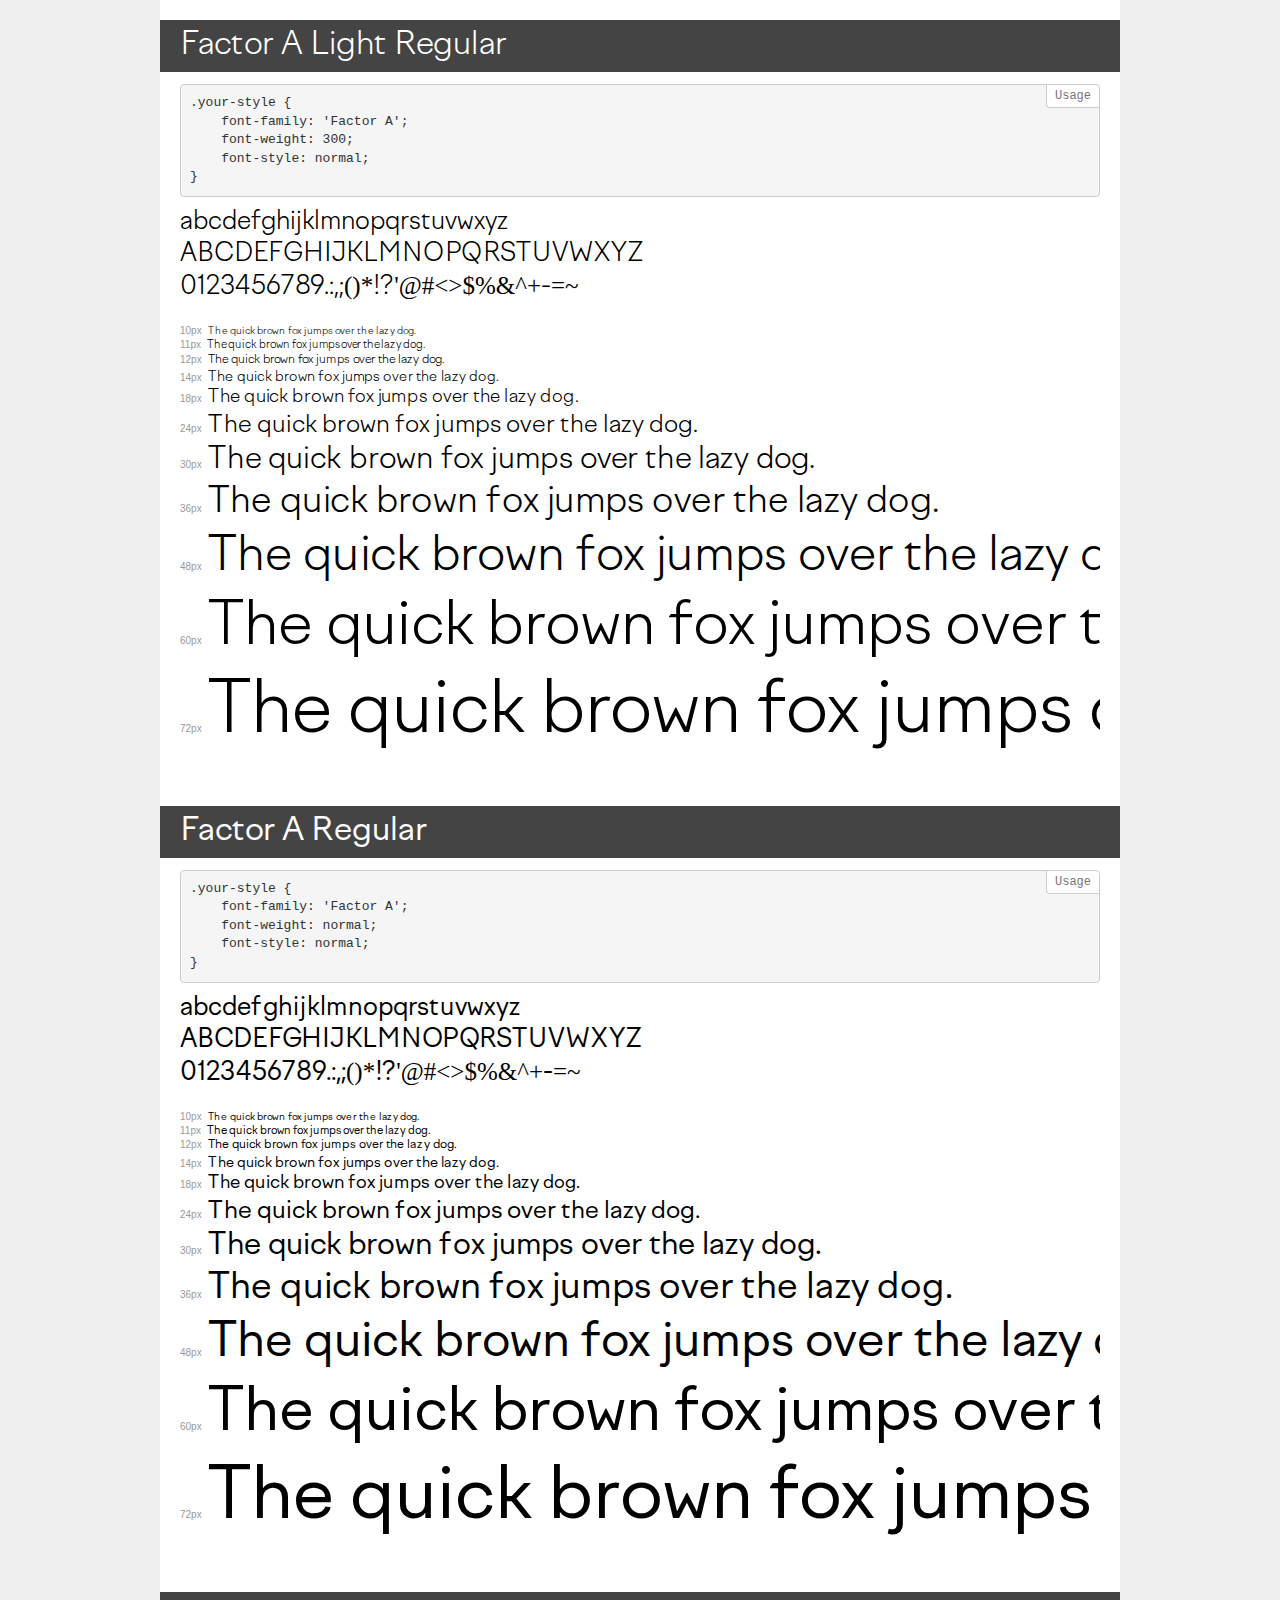
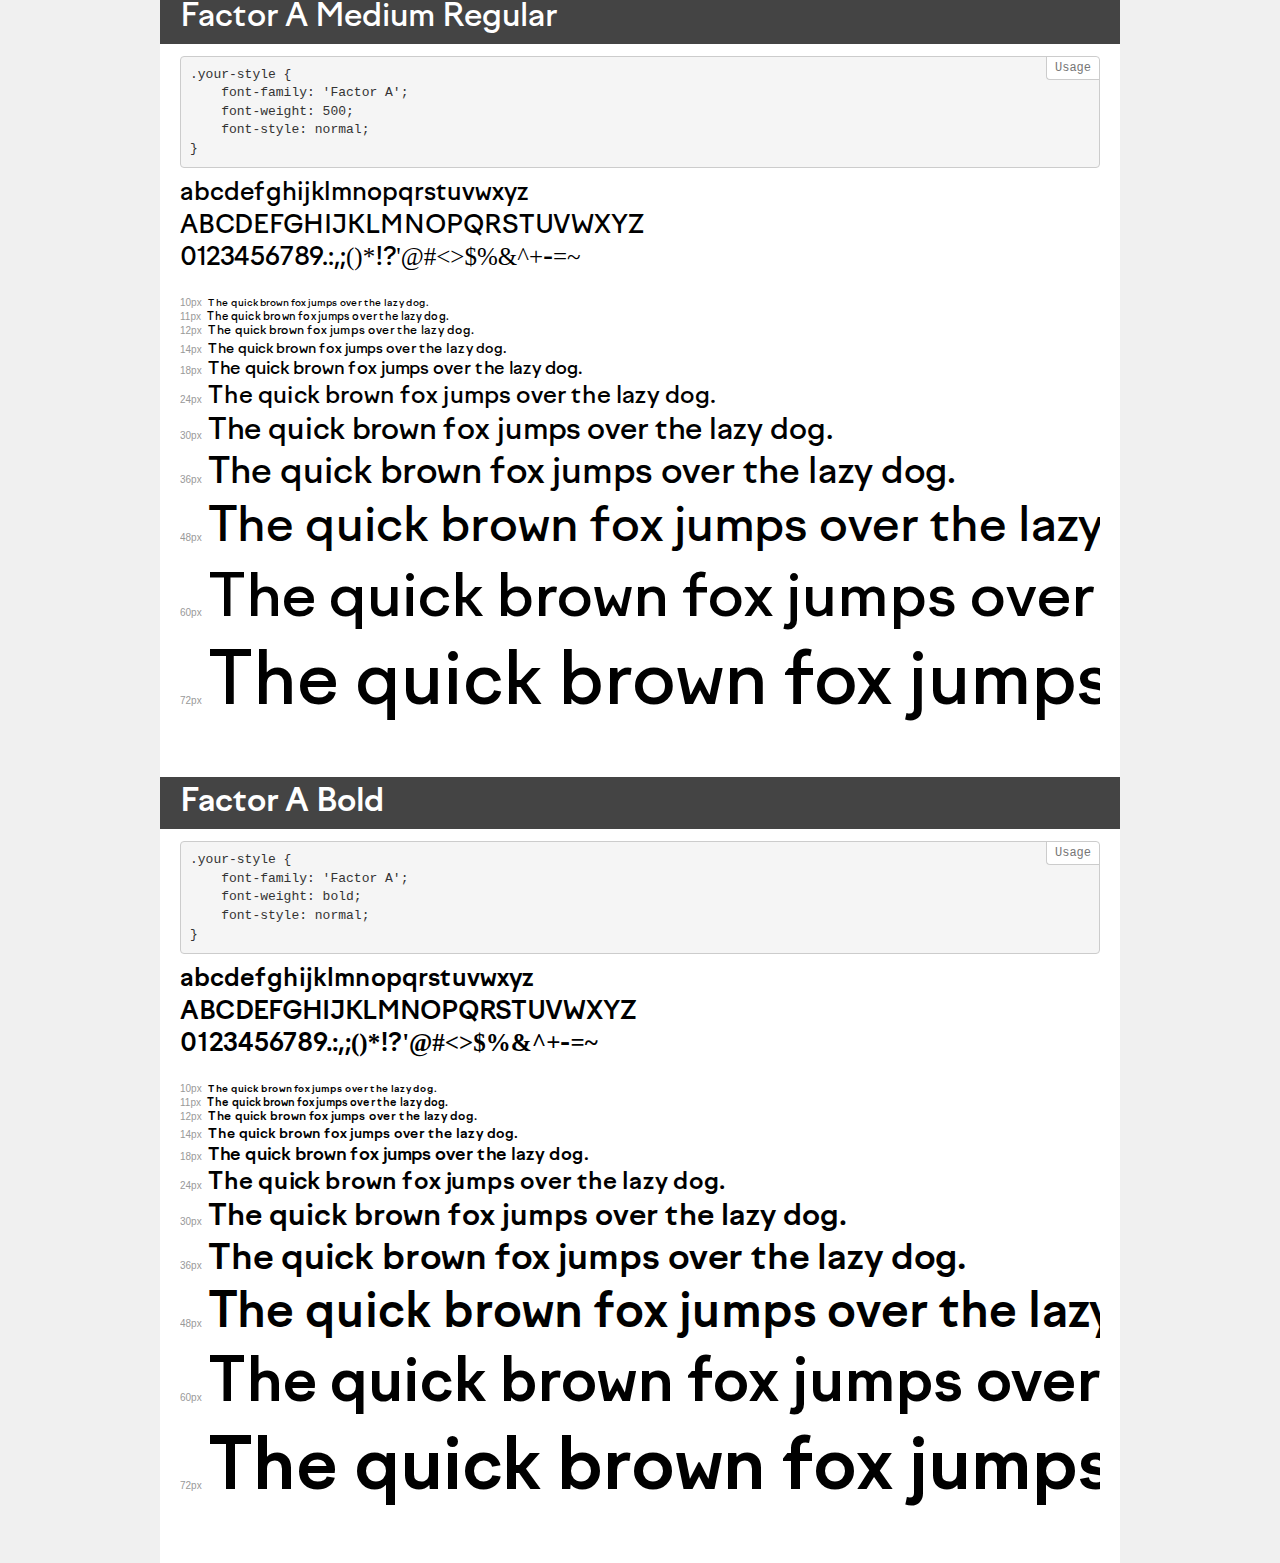
<file: fonts/demo.html>
<!DOCTYPE html>
<html lang="en">
<head>
    <meta charset="utf-8">
    <meta http-equiv="X-UA-Compatible" content="IE=edge">
    <meta name="viewport" content="width=device-width, initial-scale=1">
    <meta name="robots" content="noindex, noarchive">
    <meta name="format-detection" content="telephone=no">
    <title>Transfonter demo</title>
    <link href="stylesheet.css" rel="stylesheet">
    <style>
        /*
        http://meyerweb.com/eric/tools/css/reset/
        v2.0 | 20110126
        License: none (public domain)
        */
        html, body, div, span, applet, object, iframe,
        h1, h2, h3, h4, h5, h6, p, blockquote, pre,
        a, abbr, acronym, address, big, cite, code,
        del, dfn, em, img, ins, kbd, q, s, samp,
        small, strike, strong, sub, sup, tt, var,
        b, u, i, center,
        dl, dt, dd, ol, ul, li,
        fieldset, form, label, legend,
        table, caption, tbody, tfoot, thead, tr, th, td,
        article, aside, canvas, details, embed,
        figure, figcaption, footer, header, hgroup,
        menu, nav, output, ruby, section, summary,
        time, mark, audio, video {
            margin: 0;
            padding: 0;
            border: 0;
            font-size: 100%;
            font: inherit;
            vertical-align: baseline;
        }
        /* HTML5 display-role reset for older browsers */
        article, aside, details, figcaption, figure,
        footer, header, hgroup, menu, nav, section {
            display: block;
        }
        body {
            line-height: 1;
        }
        ol, ul {
            list-style: none;
        }
        blockquote, q {
            quotes: none;
        }
        blockquote:before, blockquote:after,
        q:before, q:after {
            content: '';
            content: none;
        }
        table {
            border-collapse: collapse;
            border-spacing: 0;
        }
        /* demo styles */
        body {
            background: #f0f0f0;
            color: #000;
        }
        .page {
            background: #fff;
            width: 920px;
            margin: 0 auto;
            padding: 20px 20px 0 20px;
            overflow: hidden;
        }
        .font-container {
            overflow-x: auto;
            overflow-y: hidden;
            margin-bottom: 40px;
            line-height: 1.3;
            white-space: nowrap;
            padding-bottom: 5px;
        }
        h1 {
            position: relative;
            background: #444;
            font-size: 32px;
            color: #fff;
            padding: 10px 20px;
            margin: 0 -20px 12px -20px;
        }
        .letters {
            font-size: 25px;
            margin-bottom: 20px;
        }
        .s10:before {
            content: '10px';
        }
        .s11:before {
            content: '11px';
        }
        .s12:before {
            content: '12px';
        }
        .s14:before {
            content: '14px';
        }
        .s18:before {
            content: '18px';
        }
        .s24:before {
            content: '24px';
        }
        .s30:before {
            content: '30px';
        }
        .s36:before {
            content: '36px';
        }
        .s48:before {
            content: '48px';
        }
        .s60:before {
            content: '60px';
        }
        .s72:before {
            content: '72px';
        }
        .s10:before, .s11:before, .s12:before, .s14:before,
        .s18:before, .s24:before, .s30:before, .s36:before,
        .s48:before, .s60:before, .s72:before {
            font-family: Arial, sans-serif;
            font-size: 10px;
            font-weight: normal;
            font-style: normal;
            color: #999;
            padding-right: 6px;
        }
        pre {
            display: block;
            position: relative;
            padding: 9px;
            margin: 0 0 10px;
            font-family: Monaco, Menlo, Consolas, "Courier New", monospace;
            font-size: 13px;
            line-height: 1.428571429;
            color: #333;
            font-weight: normal;
            font-style: normal;
            background-color: #f5f5f5;
            border: 1px solid #ccc;
            overflow-x: auto;
            border-radius: 4px;
        }
        pre:after {
            display: block;
            position: absolute;
            right: 0;
            top: 0;
            content: 'Usage';
            line-height: 1;
            padding: 5px 8px;
            font-size: 12px;
            color: #767676;
            background-color: #fff;
            border: 1px solid #ccc;
            border-right: none;
            border-top: none;
            border-radius: 0 4px 0 4px;
            z-index: 10;
        }
        /* responsive */
        @media (max-width: 959px) {
            .page {
                width: auto;
                margin: 0;
            }
        }
    </style>
</head>
<body>
<div class="page">
    <div class="demo">
        <h1 style="font-family: 'Factor A'; font-weight: 300; font-style: normal;">Factor A Light Regular</h1>
        <pre>.your-style {
    font-family: 'Factor A';
    font-weight: 300;
    font-style: normal;
}</pre>
        <div class="font-container" style="font-family: 'Factor A'; font-weight: 300; font-style: normal;">
            <p class="letters">
                abcdefghijklmnopqrstuvwxyz<br>
ABCDEFGHIJKLMNOPQRSTUVWXYZ<br>
                0123456789.:,;()*!?'@#<>$%&^+-=~
            </p>
            <p class="s10" style="font-size: 10px;">The quick brown fox jumps over the lazy dog.</p>
            <p class="s11" style="font-size: 11px;">The quick brown fox jumps over the lazy dog.</p>
            <p class="s12" style="font-size: 12px;">The quick brown fox jumps over the lazy dog.</p>
            <p class="s14" style="font-size: 14px;">The quick brown fox jumps over the lazy dog.</p>
            <p class="s18" style="font-size: 18px;">The quick brown fox jumps over the lazy dog.</p>
            <p class="s24" style="font-size: 24px;">The quick brown fox jumps over the lazy dog.</p>
            <p class="s30" style="font-size: 30px;">The quick brown fox jumps over the lazy dog.</p>
            <p class="s36" style="font-size: 36px;">The quick brown fox jumps over the lazy dog.</p>
            <p class="s48" style="font-size: 48px;">The quick brown fox jumps over the lazy dog.</p>
            <p class="s60" style="font-size: 60px;">The quick brown fox jumps over the lazy dog.</p>
            <p class="s72" style="font-size: 72px;">The quick brown fox jumps over the lazy dog.</p>
        </div>
    </div>
    <div class="demo">
        <h1 style="font-family: 'Factor A'; font-weight: normal; font-style: normal;">Factor A Regular</h1>
        <pre>.your-style {
    font-family: 'Factor A';
    font-weight: normal;
    font-style: normal;
}</pre>
        <div class="font-container" style="font-family: 'Factor A'; font-weight: normal; font-style: normal;">
            <p class="letters">
                abcdefghijklmnopqrstuvwxyz<br>
ABCDEFGHIJKLMNOPQRSTUVWXYZ<br>
                0123456789.:,;()*!?'@#<>$%&^+-=~
            </p>
            <p class="s10" style="font-size: 10px;">The quick brown fox jumps over the lazy dog.</p>
            <p class="s11" style="font-size: 11px;">The quick brown fox jumps over the lazy dog.</p>
            <p class="s12" style="font-size: 12px;">The quick brown fox jumps over the lazy dog.</p>
            <p class="s14" style="font-size: 14px;">The quick brown fox jumps over the lazy dog.</p>
            <p class="s18" style="font-size: 18px;">The quick brown fox jumps over the lazy dog.</p>
            <p class="s24" style="font-size: 24px;">The quick brown fox jumps over the lazy dog.</p>
            <p class="s30" style="font-size: 30px;">The quick brown fox jumps over the lazy dog.</p>
            <p class="s36" style="font-size: 36px;">The quick brown fox jumps over the lazy dog.</p>
            <p class="s48" style="font-size: 48px;">The quick brown fox jumps over the lazy dog.</p>
            <p class="s60" style="font-size: 60px;">The quick brown fox jumps over the lazy dog.</p>
            <p class="s72" style="font-size: 72px;">The quick brown fox jumps over the lazy dog.</p>
        </div>
    </div>
    <div class="demo">
        <h1 style="font-family: 'Factor A'; font-weight: 500; font-style: normal;">Factor A Medium Regular</h1>
        <pre>.your-style {
    font-family: 'Factor A';
    font-weight: 500;
    font-style: normal;
}</pre>
        <div class="font-container" style="font-family: 'Factor A'; font-weight: 500; font-style: normal;">
            <p class="letters">
                abcdefghijklmnopqrstuvwxyz<br>
ABCDEFGHIJKLMNOPQRSTUVWXYZ<br>
                0123456789.:,;()*!?'@#<>$%&^+-=~
            </p>
            <p class="s10" style="font-size: 10px;">The quick brown fox jumps over the lazy dog.</p>
            <p class="s11" style="font-size: 11px;">The quick brown fox jumps over the lazy dog.</p>
            <p class="s12" style="font-size: 12px;">The quick brown fox jumps over the lazy dog.</p>
            <p class="s14" style="font-size: 14px;">The quick brown fox jumps over the lazy dog.</p>
            <p class="s18" style="font-size: 18px;">The quick brown fox jumps over the lazy dog.</p>
            <p class="s24" style="font-size: 24px;">The quick brown fox jumps over the lazy dog.</p>
            <p class="s30" style="font-size: 30px;">The quick brown fox jumps over the lazy dog.</p>
            <p class="s36" style="font-size: 36px;">The quick brown fox jumps over the lazy dog.</p>
            <p class="s48" style="font-size: 48px;">The quick brown fox jumps over the lazy dog.</p>
            <p class="s60" style="font-size: 60px;">The quick brown fox jumps over the lazy dog.</p>
            <p class="s72" style="font-size: 72px;">The quick brown fox jumps over the lazy dog.</p>
        </div>
    </div>
    <div class="demo">
        <h1 style="font-family: 'Factor A'; font-weight: bold; font-style: normal;">Factor A Bold</h1>
        <pre>.your-style {
    font-family: 'Factor A';
    font-weight: bold;
    font-style: normal;
}</pre>
        <div class="font-container" style="font-family: 'Factor A'; font-weight: bold; font-style: normal;">
            <p class="letters">
                abcdefghijklmnopqrstuvwxyz<br>
ABCDEFGHIJKLMNOPQRSTUVWXYZ<br>
                0123456789.:,;()*!?'@#<>$%&^+-=~
            </p>
            <p class="s10" style="font-size: 10px;">The quick brown fox jumps over the lazy dog.</p>
            <p class="s11" style="font-size: 11px;">The quick brown fox jumps over the lazy dog.</p>
            <p class="s12" style="font-size: 12px;">The quick brown fox jumps over the lazy dog.</p>
            <p class="s14" style="font-size: 14px;">The quick brown fox jumps over the lazy dog.</p>
            <p class="s18" style="font-size: 18px;">The quick brown fox jumps over the lazy dog.</p>
            <p class="s24" style="font-size: 24px;">The quick brown fox jumps over the lazy dog.</p>
            <p class="s30" style="font-size: 30px;">The quick brown fox jumps over the lazy dog.</p>
            <p class="s36" style="font-size: 36px;">The quick brown fox jumps over the lazy dog.</p>
            <p class="s48" style="font-size: 48px;">The quick brown fox jumps over the lazy dog.</p>
            <p class="s60" style="font-size: 60px;">The quick brown fox jumps over the lazy dog.</p>
            <p class="s72" style="font-size: 72px;">The quick brown fox jumps over the lazy dog.</p>
        </div>
    </div>
</div>
</body>
</html>
</file>
<file: style/style.css>
@import url('../fonts/stylesheet.css');
body {
    padding: 0;
    margin: 0;
    background-color: #E5E5E5;
    font-family: 'Factor A';
}
p {
    margin: 0;
}
li {
    padding: 0;
    margin: 0;
}
ul {
    margin-left: 0;
    padding: 0;
    margin: 0;
}
a {
    text-decoration: none;
}
.container {
    max-width: 1312px;
    margin: auto;
}
.header {
    background-color: #fff;
}
.header-wrapper {
    padding-top: 27px;
    padding-bottom: 27px;
    display: flex;
    align-items: center;
    justify-content: space-between;
}
.header-logo a {
    color: #171C3B;
    font-size: 16px;
    font-weight: bolder;
    text-transform: uppercase;
    position: relative;
    z-index: 999;
    padding-left: 20px;
}
.header-logo a svg {
    position: absolute;
    left:0px;
    z-index: -9;
    top: -13px;
}
.header-links ul {
    display: flex;
    align-items: center;
}
.header-links ul li {
    list-style-type: none;

    padding-left: 16px;
    padding-right: 16px;
}
.header-links ul li a {
    color: #171C3B;
    font-size: 16px;
    font-weight: 500;
}
.main-title {
    padding-top: 187px;
    max-width: 705px;
    font-size: 98px;
    font-weight: bolder;
    margin-bottom: 40px;
    color: #171C3B;
    text-transform: uppercase;
}
.main-text {
    font-family: 'PT Sans', sans-serif;
    font-size: 24px;
    max-width: 600px;
    font-weight: 400;
    margin-bottom: 56px;
}
.main-button {
    padding-bottom: 187px;
   
}
.main-button {
    max-width: 414px;
}
.main-button a div {
    padding-left: 48px;
    padding-right: 48px;
    padding-top: 24px;
    padding-bottom: 24px;
    background-color: #3B53E4;
    border-radius: 16px;
    color: #fff;
    font-weight: 800;
    font-size: 24px;
    transition: 0.3s all ease;
}
.main-button a div:hover {
    background-color: #3D58FF;
}
.main-button a div:active {
    color: rgba(255, 255, 255, 0.8);
}
.main {
    background-image: url('../img/img.png');
    background-repeat: no-repeat;
    background-position: right;
    background-size: contain;
}
.creative {
    background-color: #fff;
    padding-bottom: 130px;
}
.creative-title {
    padding-top: 120px;
    color: #171C3B;
    font-size: 64px;
    font-weight: 800;
    margin-bottom: 56px;
}
.creative-cart {
    display: flex;
    align-items: flex-start;
}
.creative-text {
    margin-left: 80px;
}
.creative-text__title {
    font-weight: 800;
    color: #171C3B;
    font-size: 48px;
}
.creative-text__title span {
    color: #3B53E4;
}
.creative-text__text {
    margin-top: 40px;

}
.creative-text__text p {
    color: #171C3B;
    font-size: 20px;
    margin-bottom: 45px;
    font-weight: 400;
    font-family: 'PT Sans', sans-serif;
}
.creative-text__text p span {
    color: #3B53E4;
}
.creative-button {
    max-width: 446px;
}
.creative-button a div {
    color: 
    #FFFFFF;
    font-size: 20px;
    font-weight: 800;
    text-transform: uppercase;
    padding: 24px 48px;
    background: #3B53E4;
border-radius: 16px;
transition: 0.3s all ease;
}
.creative-button a div:hover {
    background-color: #3D58FF;
}
.creative-button a div:active {
    color: rgba(255, 255, 255, 0.8);;
}
.creative-window {
    box-sizing: border-box;
    background: #F2F2F2;
    border-radius: 16px;
    padding: 64px 80px;
    margin-top: 80px;
    background-image: url('../img/windowbg.svg');
    background-repeat: no-repeat;
    background-position: right;
    background-size: contain;
}
.window__title {
    font-size: 40px;
    font-weight: 800;
    color: #171C3B;
    line-height: 110%;
}
.window__title span {
    color: #3B53E4;
}
.window__text {
    max-width: 672px;
    color: #171C3B;
    font-size: 24px;
    font-weight: 400;
    margin-top: 32px;
    font-family: 'PT Sans', sans-serif;
}
.economic {
    background-color: #3B53E4;
    padding-bottom: 200px;
}
.economic__wrapper {
    position: relative;
}
.economic__title {
    padding-top: 80px;
    color: #fff;
    font-size: 48px;
    font-weight: 800;
    margin-bottom: 72px;
}
.economic-items {
    display: flex;
    justify-content: space-between;
    align-items: center;
}
.eco-item {
    box-sizing: border-box;
    background-color: #fff;
    border-radius: 16px;
    padding-top: 40px;
    padding-bottom: 37px;
    padding-left: 32px;
    max-width: 416px;
    max-height: 320px;
    height: 320px;
    padding-right: 32px;
}
.eco-item__img {
    padding-bottom: 16px;
}
.eco-item__title {
    font-size: 32px;
    color: #3B53E4;
    font-weight: 500;
    margin-bottom: 8px;
}
.eco-item__text {
    color: #171C3B;
    font-size: 20px;
    font-family: 'PT Sans', sans-serif;
    font-weight: 400;
}
.economic-abs-item {
    max-width: 49%;
    background-color: #fff;
    border-radius: 16px;
    box-sizing: border-box;
    padding-left: 32px;
    padding-right: 32px;
    padding-top: 40px;
    padding-bottom: 32px;
    max-height: 289px;
    height: 289px;
}
.economic-absolute {
    display: flex;
    align-items: center;
    justify-content: space-between;
}
.economic-absolute {
    position: absolute;
    bottom: -320px;
}
.foryou__claster {
    background-color: #F2F2F2;
    padding-top: 278px;
    padding-bottom: 130px;
}
.foryou__title {
    font-size: 48px;
    font-weight: 800;
    color: #171C3B;
    margin-bottom: 62px;
}
.foryou__line {
    display: flex;
    align-items: flex-start;
}
.foryou-line__left {
    max-width: 704px;
    margin-right: 32px;
    display: flex;
  flex-direction: column;
  height: 706px;
  justify-content: space-between;
}
.foryou-left__item {
    background-color: #fff;
    border-radius: 16px;
    box-sizing: border-box;
    padding: 24px 24px;
 
    width: 100%;
   
}
.foryou-left__item:last-child {
    margin-bottom: 0px;
}
.foryou-left__text {
    font-size: 19.2px;
    font-weight: 400;
    color: #171C3B;
    font-family: 'PT Sans', sans-serif;
}
.foryou-left__text span {
    color: #3B53E4;
    font-weight: 700;
}
.foryou-line__right {
    position: relative;
}
.foryou__bg {
    position: absolute;
    top: -30px;
    right: 35px;
}
.foryou-line__right img {
    height: 100%;
}
.roadmap {
    background-color: #fff;
    padding-bottom: 136px;
}
.roadmap-wrappper {
    padding-top: 136px;
}
.roadmap-title {
    color: #171C3B;
    font-size: 48px;
    font-weight: 800;
    margin-bottom: 64px;
}
.roadmap-item {
    display: flex;
    align-items: flex-start;
    margin-bottom: 50px;
}
.roadmap__info {
    margin-left: 20px;
}
.roadmap__inner {
    padding-left: 20px;
    position: relative;
}
.roadmap__inner::after {
    content: '';
    position: absolute;
    height: 89.3%;
    width: 2px;
    background-color: #3B53E4;
    left: 0;
    top: 66px;
}
.road__info-date span{
    padding: 9.5px 12px;
    background: #5DD2C4;
border-radius: 16px;
color: #fff;
font-size: 14px;
text-transform: uppercase;
font-weight: 800;
}
.road__info-text {
    margin-top: 25px;
    font-size: 20px;
    color: #171C3B;
    font-weight: 400;
    font-family: 'PT Sans', sans-serif;
    max-width: 910px;
    margin-bottom: 12px;
}
.roadmap-link a svg {
    transition: .3s all ease-in;
}
.roadmap-link a svg:hover path {
    filter: grayscale(0.5);
    
}
.roadmap-item {
    position: relative;
}
.roadmap-item::after {
    content: '';
    position: absolute;
    height: 2px;
    width: 12px;
    background-color: #3B53E4;
    left: -20px;
    top: 0;
    bottom: 0;
    margin: auto;
}
.road-btn {
    max-width: 325px;
    text-align: center;
    margin-left: 200px;
}
.road-btn a div {
    border: 4px solid #3B53E4;
    border-radius: 16px;
    padding: 24px 0px;
    color: #3B53E4;
    transition: .3s all ease;
    font-size: 20px;
    font-weight: 800;
}
.road-btn a div:hover {
    background-color: #3B53E4;
    color: #fff;
}
.form {
    background-color: #F2F2F2;
    padding-top: 80px;

}
.form-title {
    font-size: 40px;
    color: #171C3B;
    font-weight: 800;
    margin-bottom: 48px;
    text-transform: uppercase;
}
.form-info {
    font-size: 20px;
    color: #252628;
    font-weight: 400;
    font-family: 'PT Sans', sans-serif;
}
.form-info span {
    color: #3D58FF;
}
.registr {
    margin-top: 32px;
    max-width: 864px;
    width: 100%;
}
.solo-input {
    width: 100%;
    margin-bottom: 32px;
}
.solo-input label {
    display: block;
    margin-bottom: 4px;
    color: #252628;
    font-size: 16px;
    font-weight: 400;
    font-family: 'PT Sans', sans-serif;
}
.solo-input label span {
    color: #3D58FF;
}
.solo-input input {
    width: 100%;
    color: #252628;
    font-family: 'PT Sans', sans-serif;
    font-weight: 400;
    font-size: 20px;
    border: 2px solid #B5BAC2;
border-radius: 16px;
background-color: transparent;
outline: none;
box-sizing: border-box;
    padding: 14px 20px;
}
.line-form__item label {
    display: block;
    margin-bottom: 4px;
    color: #252628;
    font-size: 16px;
    font-weight: 400;
    font-family: 'PT Sans', sans-serif;
}
.line-form__item label span {
    color: #3D58FF;
}
.double-line {
    display: flex;
    align-items: center;
    justify-content: space-between;
    margin-bottom: 32px;
}
.line-form__item {
    max-width: 48%;
    width: 100%;
}
.line-form__item input {
    width: 100%;
    color: #252628;
    font-family: 'PT Sans', sans-serif;
    font-weight: 400;
    font-size: 20px;
    border: 2px solid #B5BAC2;
border-radius: 16px;
background-color: transparent;
outline: none;
box-sizing: border-box;
    padding: 14px 20px;
}
.form-group input {
    appearance: none;
    display: none;
}
.form-group label {
    position: relative;
    cursor: pointer;
    color: #171C3B;
    font-size: 16px;
    font-weight: 400;
    display: flex;
    align-items: center;
    font-family: 'PT Sans', sans-serif;
  }
  
  .form-group label:before {
    content:'';
    -webkit-appearance: none;
    background-color: transparent;
    border: 2px solid #B5BAC2;
    border-radius: 5px;
  
    padding: 10px;
    display: inline-block;
    position: relative;
    vertical-align: middle;
    cursor: pointer;
    margin-right: 15px;
  }
  
  .form-group input:checked + label:after {
    content: '';
    display: block;
    position: absolute;
    top: 4px;
    left: 9px;
    width: 5px;
    height: 10px;
    border: solid #3B53E4;
    border-width: 0 2px 2px 0;
    transform: rotate(45deg);
  }
  .form-group input:checked + label:before {
    border-color: #3B53E4;
  }
  .form-group input:hover + label::before {
    border-color: #3B53E4;
  }
  .form-group label a {
    color: #171C3B;
    text-decoration: underline;
    padding-left: 5px;
  }
.reg-button {
    max-width: 322px;
    text-align: center;
    margin-top: 35px;
    padding-bottom: 80px;
}
.reg-button a div {
    border-radius: 16px;
    background-color: #3B53E4;
    color: #fff;
    font-size: 20px;
    font-weight: 800;
    text-transform: uppercase;
    padding: 24px 0px;
}
.reg-button a div:hover {
    background-color: #3D58FF;
}
.reg-button a div:active {
    color: rgba(255, 255, 255, 0.8);
}
.form {
    background-image: url('../img/formbg.svg');
    background-position: right;
    background-size: contain;
    background-repeat: no-repeat;
    position: relative;
}
.form-absolute {
    position: absolute;
    bottom: 0;
    right: 0;
}
.footer {
    background-color: #171C3B;
    
}
.footer__wrapper {
    padding-top: 72px;
    padding-bottom: 32px;
}
.footer-line {
    display: flex;
    align-items: flex-end;
    justify-content: space-between;
    max-width: 630px;
}
.footer-org {
    color: #F2F6F7;
    font-size: 20px;
    font-weight: 400;
    font-family: 'PT Sans', sans-serif;
    margin-bottom: 8px;
}
.footer-under a {
    text-decoration: underline;
    color: 
    #F2F6F7;
    font-size: 20px;
    font-weight: 500;
}
.footer-lastline {
    display: flex;
    align-items: center;
    justify-content: space-between;
    max-width: 720px;
    margin-top: 72px;
}
.footer-lastitem {
    color: #7C7C7C;
    font-size: 20px;
    font-weight: 400;
    font-family: 'PT Sans', sans-serif;
}
.footer-lastitem a{
    color: #7C7C7C;
    font-size: 20px;
    font-weight: 400;
    font-family: 'PT Sans', sans-serif;
}
.overlay {
    position: fixed;
    width: 100%;
    z-index: 9999999999999999999999999999999;
    height: 100vh;
    top: 0;
    left: 0;
    display: none;
    background-color: rgba(56, 56, 56, .8); 
}
.popup{
    position: relative;
    max-width: 575px;
    width: 100%;
    left: 50%;
    top: 50%;
    transform: translate(-50%, -50%);
    padding-top: 80px;
    padding-bottom: 80px;
    box-sizing: border-box;
    padding-left: 80px;
    padding-right:186px;
    box-sizing: border-box;
    background: #fff;
    color: #333333;
    box-shadow: 0px 5px 30px rgb(0 0 0 / 15%);
}
.popup::after {
    content: '';
    position: absolute;
    height: 100%;
    background-color: #3B53E4;
    width: 79px;
    right: 0;
    top: 0;
    z-index: -10;
}
.close-popup:before {
	content: '';
	background-color: #FFFFFF;
	position: absolute;
	height: 3px;
	width: 24px;

	left: 0;
    right: 0;
    bottom: 0;
    top: 0;
    margin: auto;
	transform: rotate(-45deg);
}
.close-popup::after{
	content: '';
	background-color: #FFFFFF;
	position: absolute;
	height: 3px;
	width: 24px;
	
	transform: rotate(45deg);
	left: 0;
    right: 0;
    bottom: 0;
    top: 0;
    margin: auto;
}
.close-popup {
	position: absolute;
	top: 10px;
	right: 10px;
	width: 23px;
	height: 23px;
	cursor: pointer;
    padding: 10px 10px;
}
.popup-form {
    color: #252628;
    font-size: 40px;
    font-weight: 500;
}
.overflow__none {
    overflow: hidden;
}
@media screen and (max-width: 1488px) {
    .main {
        background-image: url('../img/bgsmal.png');
        background-position:right bottom;
        background-size: 45%;
    }
    .container {
        margin-left: 24px;
        margin-right: 24px;
    }
    .eco-item {
        padding-left: 25px;
        padding-right: 25px;
        padding-top: 10px;
        padding-bottom: 0px;
        max-width: 380px;
        height: 260px;
    }
    .eco-item__title {
        margin-bottom: 4px;
        font-size: 24px;
    }
    .eco-item__text {
        font-size: 18px;
    }
    .form {
        background-image: url('../img/smalformbg.svg');
    }
}
.moble {
    display: none;
}
.header-menu {
    display: none;
}
.swiper{
    display: none;
}
@media screen and (max-width: 1200px) {
    .foryou__title {
        
        max-width: 475px;
        font-size: 36px;
        margin-bottom: 48px;
    }
    .foryou__line {
        display: block;
    }
    .foryou-line__left {
        height: 520px;
    }
    .foryou-line__right {
       
        max-width: fit-content;
        margin: auto;
        margin-top: 56px;
    }
}
.justimg {
    display: none;
}
.swiper-pagination-bullet {
    background-color: #fff!important;
    opacity: 1!important;
    
}
.swiper-pagination-bullet-active {
    width: 20px!important;
    border-radius: 5px!important;
}
@media screen and (max-width: 1111px) {
    .header-links {
        display: none;
    }

    .header__menu-text {
        max-width: 268px;
        margin: auto;
        padding-top: 68px;
        padding-bottom: 68px;
    }
    .swiper-item {
        min-height: 251px;
        margin-bottom: 50px;
    }
    .header__menu-text a {
        color: #fff;
        font-size: 16px;
        font-weight: 500;
        display: block;
        margin-bottom: 30px;
    }
    .header {
        z-index: 9999999999999999;
        position: absolute;
        width: 100%;
    }
    .main {
        z-index: -10;
    }
    .body__active {
        background-color: rgba(56, 56, 56, .8);
        position: absolute;
        height: 100vh;
        left: 0;
        right: 0;
        top: 0;
        bottom: 0;
        z-index: 9;
    }
    .header-menu {
        display: block;
        transform: translateY(-500px);
        transition: 0.3s all ease-in-out;
        position: absolute;
        width: 100%;
        z-index: 10;
        top: 70px;
        left: 0;
        right: 0;
        background-color: #3B53E4;
    }
    .header-menu__active {
        transform: translateY(0px);
    }
    .foryou-line__right img {
        max-height: 611px;
    }
    .foryou__bg svg {
        max-width: 100px;
    }
    .foryou__bg {
        top: -50px;
    }
    .roadmap {
        padding-bottom: 100px;
    }
    .form-title {
        font-size: 32px;
        margin-bottom: 40px;
    }
    .moble {
        display: block;
    }
    .pc {
        display: none;
    }
    .registr {
        max-width: 560px;
    }
    .solo-input {
        margin-bottom: 24px;
    }
    .double-line {
        margin-bottom: 24px;
    }
    .reg-button {
        max-width: 261px;
        text-align: center;
    }
    .reg-button a div {
        font-size: 16px;
    }
    .footer__wrapper {
        padding-top: 56px;
    }
    .footer-org {
        font-size: 16px;
    }
    .footer-under a {
        font-size: 16px;
    }
    .footer-line {
        max-width: 500px;
    }
    .footer-lastitem {
        font-size: 16px;
    }
    .footer-lastitem a {
        font-size: 16px;
    }
    .footer-lastline {
        margin-top: 40px;
    }
    .footer-lastline {
        max-width: 569px;
    }
    .foryou__claster {
        padding-bottom: 80px;
    }
    .roadmap-wrappper {
        padding-top: 100px;
    }
    .road-btn a div {
        font-size: 16px;
    }
    .roadmap-title {
        font-size: 36px;
        margin-bottom: 48px;
    }
    .roadmap-item {
        margin-bottom: 40px;
    }
    .road__info-text {
        font-size: 16px;
    }
    .economic__title {
        font-size: 36px;
        padding-top: 80px;
        margin-bottom: 48px;
    }
    .foryou-line__left {
        max-width: 100%;
        margin-right: 0px;
    }
    .foryou-left__text {
        font-size: 16px;
    }
   
    .mobile-burger {
        position: relative;
        margin-right: 20px;
        cursor: pointer;
    }
    .economic-items {
        display: none;
    }
    .economic-absolute {
        display: none;
    }
    .foryou__claster {
        padding-top: 80px;
    }
    .hamburger-lines {
        display: block;
        height: 26px;
        width: 32px;
        position: absolute;
        top: -14px;
        left: 0px;
        z-index: 2;
        display: flex;
        flex-direction: column;
        justify-content: space-between;
      }
      .hamburger-lines .line {
        display: block;
        height: 4px;
        width: 100%;
        border-radius: 10px;
        background: #3B53E4;
      }
      .hamburger-lines .line1 {
        transform-origin: 0% 0%;
        transition: transform 0.4s ease-in-out;
      }
      .mobile-burger__active .line1 {
        transform: rotate(45deg);
      }
      .hamburger-lines .line2 {
        transition: transform 0.2s ease-in-out;
      }
      .mobile-burger__active .line2 {
        transform: scaleY(0);   
      }
      .hamburger-lines .line3 {
        transform-origin: 0% 100%;
        transition: transform 0.4s ease-in-out;
      }
      .mobile-burger__active .line3  {
        transform: rotate(-45deg); 
      }
    
    .main-title {
        padding-top: 120px;
        font-size: 64px;
        margin-bottom: 30px;
    }
    .main-text {
        max-width: 356px;
        font-size: 20px;
        font-weight: 400;
        margin-bottom: 30px;
    }
    .main-button {
        max-width: 345px;
        padding-bottom: 251px;
    }
    .main-button a div {
        font-size: 20px;
        padding-left: 40px;
        padding-right: 40px;
        
    }
    .creative-title {
        font-size: 48px;
        padding-top: 104px;
        margin-bottom: 48px;
    }
    .creative-img {
        min-width: 237px;
    }
    .creative-text {
        margin-left: 44px;
    }
    .creative-text__title {
        font-size: 33px;
    }
    .creative-window {
        margin-top: 104px;
        padding: 40px 40px;
    }
    .window__title {
        font-size: 30px;
        max-width: 616px;
    }
    .window__text {
        margin-top: 24px;
        max-width: 419px;
        font-size: 20px;
    }
    .creative-text__text {
        margin-top: 30px;
    }
    .creative-text__text p {
        margin-bottom: 30px;
        font-size: 16px;
    }
    .creative-button {
        text-align: center;
        max-width: 360px;
    }
    .creative-button a div {
        padding-left: 0px;
        font-size: 16px;
        padding-right: 0px;
        
    }
    .swiper {
        display: block;
    }
    .swiper-item {
        background-color: #fff;
        border-radius: 16px;
        box-sizing: border-box;
        padding: 24px 24px;
    }
    .creative-img img {
        max-width: 100%;
    }
    .creative-window {
        background-image: url('../img/bgcartsmal.svg');
    }
    
}
@media screen and (max-width: 700px) {
    .form {
        background-image: none;
    }
    .form-absolute .moble {
        display: none;
    }
    .eco-item__img svg {
        max-width: 60px;
        max-height: 60px;
    }
    .economic {
        padding-bottom: 70px;
    }
    .eco-item__img {
        padding-bottom: 7px;
    }
    .eco-item__title {
        font-size: 20px;
    }
    .eco-item__text {
        font-size: 14px;
    }
     .swiper-item {
        min-height: 303px;
        margin-bottom: 50px;
    }   
    .registr {
        max-width: 100%;
        margin-top: 16px;
    }
    .solo-input label {
        font-size: 14px;
    }
    .solo-input input {
        font-size: 16px;
    }
    .solo-input input {
        padding: 12px 12px;
    }
    .double-line {
        display: block;
    }
    .line-form__item {
        max-width: 100%;
    }
    .line-form__item input {
        font-size: 16px;
        padding: 12px 12px;
    }
    .line-form__item label {
        font-size: 14px;
    }
    .line-form__item:first-child {
        margin-bottom: 24px;
    }
    .form-group label {
        font-size: 13px;
    }
    .form-group label {
        display: flex;
    }
    .form-group label {
        display: flex;
    }
    .reg-button {
        max-width: 100%;
    }
    .reg-button a div {
        font-size: 14px;
    }
    .reg-button {
        padding-bottom: 112px;
    }
    .roadmap {
        padding-bottom:80px;
    }
    .form-title {
        font-size: 24px;
        margin-bottom: 16px;
    }
    .form-info {
        font-size: 14px;
    }
    .reg-button a div {
        padding: 20px 0px;
    }
   
}
.megasmal {
    display: none;
}
@media screen and (max-width: 600px) {
    .main {
        background-image: url('../img/mobilebg.png');
        background-size: 80%;
        
    }
    .justimg {
        display: block;
    }
    .main-title {
        font-size: 40px;
    }
    .main-title {
        padding-top: 120px;
        margin-bottom: 24px;
    }
    .overflow__none {
        overflow: hidden;
    }
    .main-text {
        max-width: 100%;
        font-size: 16px;
    }
    .main-button {
        max-width: 100%;
        text-align: center;
    }
    .main-button a div {
        padding-left: 0px;
        padding-top: 20px;
        padding-bottom: 20px;
        font-size: 18px;
        padding-right: 0px;
    }
    .creative-title {
        padding-top: 80px;
        font-size: 36px;
        margin-bottom: 16px;
    }
    .creative-cart {
        flex-wrap: wrap;
    }
    .creative-img {
      
        display: none;
    }
    .creative-text {
        margin-left: 0px;
    }
    .creative-text__title {
        font-size: 31px;
    }
    .creative-text__text p {
        margin-bottom: 15px;
    }
    .creative-button {
        max-width: 100%;
        margin-top: 35px;
    }
    .justimg {
        margin-top: 32px;
    }
    .justimg img {
        max-width: 100%;
        width: 100%;
    }
    .creative-window {
        margin-top: 56px;
        padding: 24px 24px;
        background-position: right bottom;
        background-image: url('../img/mobilecartbg.svg');
        background-size: 70%;
    }
    .window__title {
        font-size: 24px;
    }
    .window__text {
        margin-top: 16px;
        font-size: 18px;
        padding-bottom: 100px;
        
    }
    .creative {
        padding-bottom: 80px;
    }
    .economic__title {
        font-size: 32px;
        padding-top: 56px;
    }
    .creative {
        padding-top: 0px;
    }
    .foryou-line__left {
        height: auto;
    }
    .foryou-left__item {
        margin-bottom: 8px;
        padding: 20px 20px;
    }
    .foryou-line__right img {
        max-width: 100%;
    }
    .foryou__bg svg {
        max-width: 80px;
    }
    .foryou__bg {
        top: -64px;
    }
    .foryou-line__right {
        margin-top: 34px;
    }
    .roadmap-title {
        font-size: 32px;
        padding-top: 0px;
    }
    .roadmap-item {
        display: block;
    }
    .roadmap__info {
        margin-left: 0px;
        margin-top: 17px;
    }
    .road__info-date span {
        font-size: 12px;
    }
    .road__info-text {
        font-size: 14px;
    }
    .roadmap-wrappper {
        padding-top: 80px;
    }
    .foryou__title {
        font-size: 32px;
    }
    .roadmap-item::after {
        display: none;
    }
    .roadmap__img {
        position: relative;
    }
    .roadmap__img::after {
        content: '';
        position: absolute;
        height: 2px;
        width: 13px;
        left: -20px;
        top: 0;
        bottom: 0;
        margin: auto;
        background-color: #3B53E4;
    }
    .roadmap__inner::after {
        height: 87%;
    }
    .road-btn {
        max-width: 100%;
        margin-left: 0px;
    }
    .road-btn a div {
        padding: 20px 0px ;
    }
    .megasmal {
        display: block;
        width: 100%;
    }
    .form-absolute{
        left: 0;
    }
    .popup {
        max-width: 90%;
        padding-right: 59px;
        padding-left: 59px;
    }
    .popup-form {
        font-size: 32px;
    }
}
@media screen and (max-width: 490px) {
    .roadmap__inner::after {
        height: 87.3%;
    }
    .footer-line {
        display: block;   
    }
    .popup-form {
        font-size: 24px;
        max-width: 220px;
    }
    .popup {
        padding-left: 40px;
        padding-right: 40px;
        padding-top: 70px;
        padding-bottom: 70px;
    }
    .footer-link:first-child {
        margin-bottom: 40px;
    }
    .footer-lastline {
        display: block;
    }
    .footer-lastitem:first-child {
        margin-bottom: 15px;
    }
    
}
@media screen and (max-width: 390px) {
    .roadmap__inner::after {
        height: 86.2%;
    }
    
}
@media screen and (max-width: 430px) {
    .main {
        
        background-size: 95%;
        
    }
    .roadmap__inner::after {
        height: 86.8%;
    }
}
</file>
<file: fonts/stylesheet.css>
@font-face {
    font-family: 'Factor A';
    src: url('FactorALight-Regular.eot');
    src: local('Factor A Light Regular'), local('FactorALight-Regular'),
        url('FactorALight-Regular.eot?#iefix') format('embedded-opentype'),
        url('FactorALight-Regular.woff2') format('woff2'),
        url('FactorALight-Regular.woff') format('woff'),
        url('FactorALight-Regular.ttf') format('truetype');
    font-weight: 300;
    font-style: normal;
}

@font-face {
    font-family: 'Factor A';
    src: url('FactorA-Regular.eot');
    src: local('Factor A Regular'), local('FactorA-Regular'),
        url('FactorA-Regular.eot?#iefix') format('embedded-opentype'),
        url('FactorA-Regular.woff2') format('woff2'),
        url('FactorA-Regular.woff') format('woff'),
        url('FactorA-Regular.ttf') format('truetype');
    font-weight: normal;
    font-style: normal;
}

@font-face {
    font-family: 'Factor A';
    src: url('FactorAMedium-Regular.eot');
    src: local('Factor A Medium Regular'), local('FactorAMedium-Regular'),
        url('FactorAMedium-Regular.eot?#iefix') format('embedded-opentype'),
        url('FactorAMedium-Regular.woff2') format('woff2'),
        url('FactorAMedium-Regular.woff') format('woff'),
        url('FactorAMedium-Regular.ttf') format('truetype');
    font-weight: 500;
    font-style: normal;
}

@font-face {
    font-family: 'Factor A';
    src: url('FactorA-Bold.ttf');
    src: local('Factor A Bold'), local('FactorA-Bold'),
        url('FactorA-Bold.eot?#iefix') format('embedded-opentype'),
        url('FactorA-Bold.woff2') format('woff2'),
        url('FactorA-Bold.woff') format('woff'),
        url('FactorA-Bold.ttf') format('truetype');
    font-weight: bold;
    font-style: normal;
}
</file>
